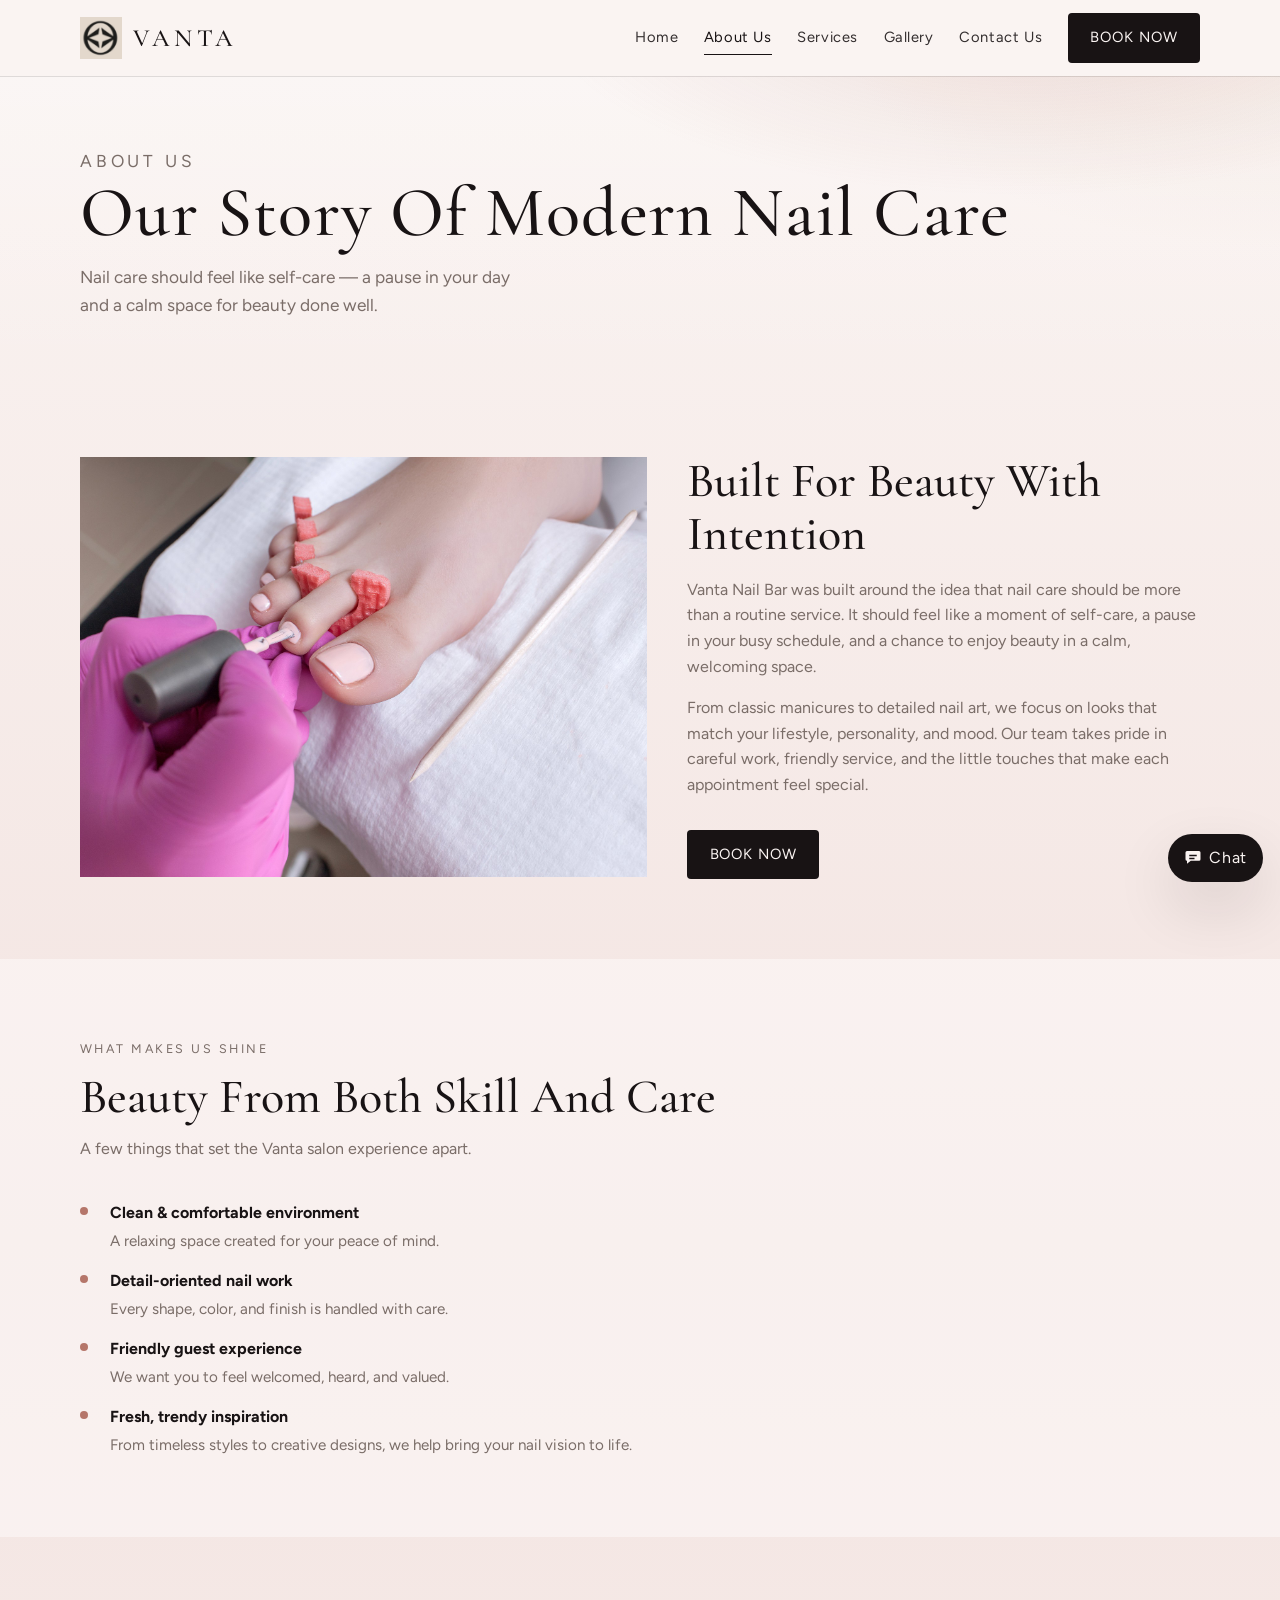
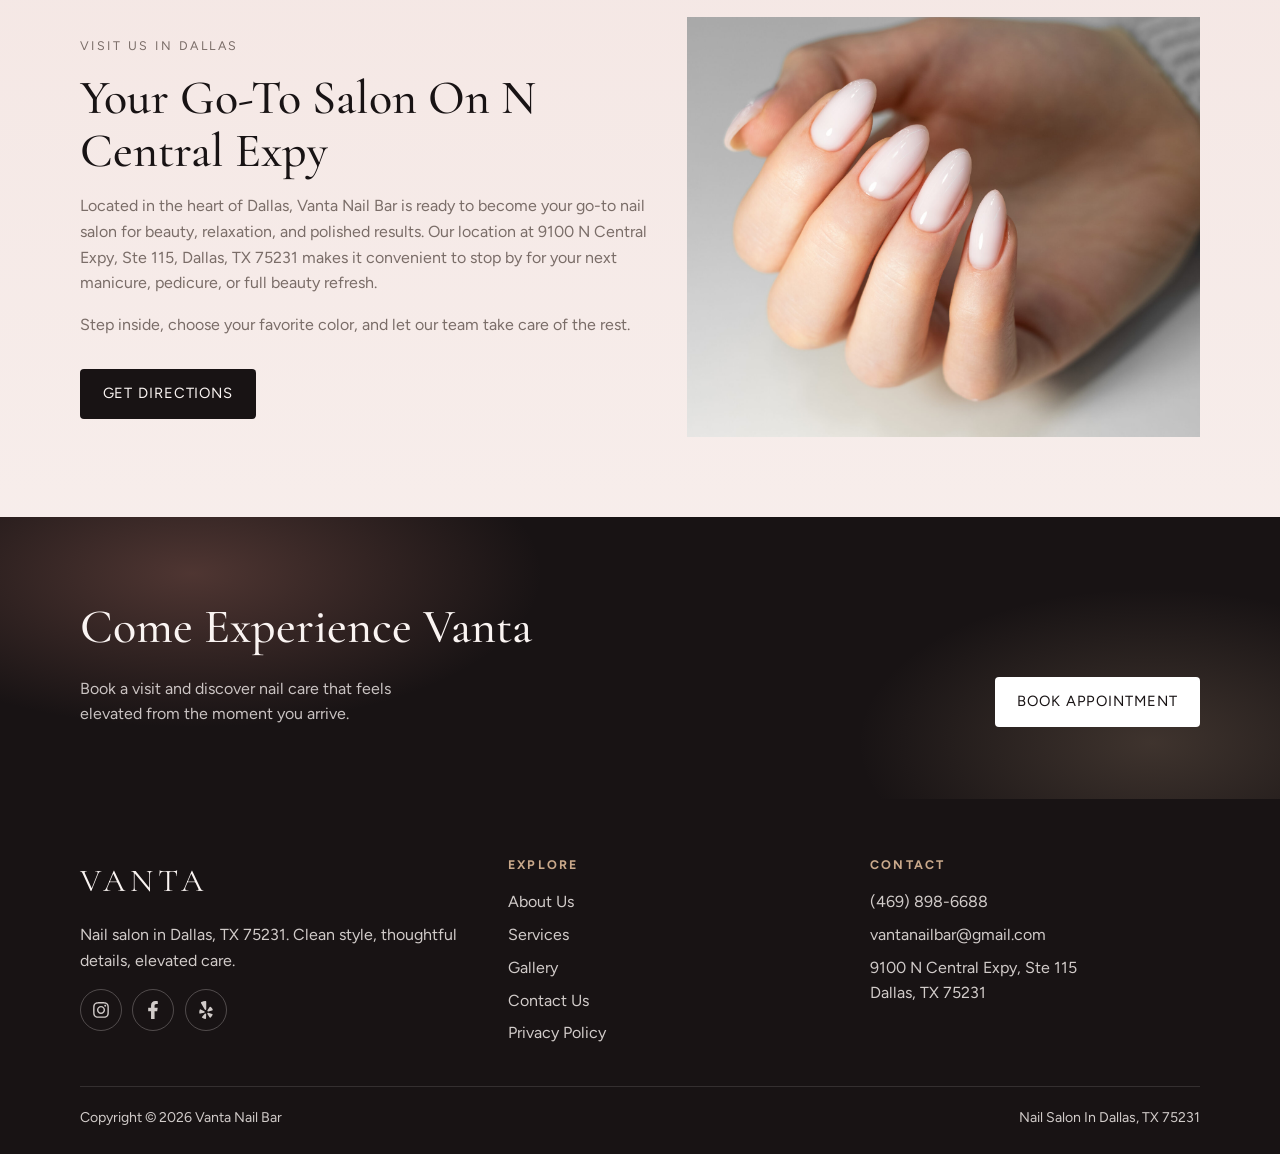
<file: about.html>
<!DOCTYPE html>
<html lang="en">
<head>
  <meta charset="UTF-8" />
  <meta name="viewport" content="width=device-width, initial-scale=1" />
  <title>About Us | Vanta Nail Bar Dallas</title>
  <meta name="description" content="Learn the story behind Vanta Nail Bar — a modern Dallas nail salon focused on clean style, careful work, and a calm guest experience." />
  <link rel="canonical" href="https://vantanailbar.com/about-us" />
  <link rel="icon" href="assets/img/cropped-VANTA_NAILBAR_favicon-192x192.png" />
  <link rel="preconnect" href="https://fonts.googleapis.com" />
  <link rel="preconnect" href="https://fonts.gstatic.com" crossorigin />
  <link href="https://fonts.googleapis.com/css2?family=Cormorant+Garamond:ital,wght@0,400;0,500;0,600;1,400&family=Figtree:wght@400;500;600;700&display=swap" rel="stylesheet" />
  <link rel="stylesheet" href="assets/css/styles.css" />
</head>
<body class="has-mobile-book">
  <header class="site-header is-solid">
    <div class="container header-inner">
      <a class="brand" href="index.html" aria-label="Vanta Nail Bar home">
        <img src="assets/img/cropped-VANTA_NAILBAR_favicon-192x192.png" alt="" width="42" height="42" />
        <span class="logo-text">Vanta</span>
      </a>
      <button class="menu-toggle" type="button" aria-label="Open menu" aria-expanded="false">
        <span></span><span></span><span></span>
      </button>
      <nav class="nav" aria-label="Primary">
        <a class="nav-link" href="index.html">Home</a>
        <a class="nav-link is-active" href="about.html">About Us</a>
        <a class="nav-link" href="services.html">Services</a>
        <a class="nav-link" href="gallery.html">Gallery</a>
        <a class="nav-link" href="contact.html">Contact Us</a>
        <a class="btn btn-book" href="https://lk.macmarketing.us/VantaNailBar-Booking" target="_blank" rel="noopener">Book Now</a>
      </nav>
    </div>
  </header>

  <main>
    <section class="page-hero">
      <div class="container">
        <p class="page-kicker">About Us</p>
        <h1>Our Story Of Modern Nail Care</h1>
        <p>Nail care should feel like self-care — a pause in your day and a calm space for beauty done well.</p>
      </div>
    </section>

    <section class="section">
      <div class="container split">
        <div class="split-media reveal">
          <img src="assets/img/1384.jpg" alt="Polished nail work at Vanta Nail Bar" width="1200" height="800" loading="lazy" />
        </div>
        <div class="split-copy reveal">
          <h2>Built For Beauty With Intention</h2>
          <p>Vanta Nail Bar was built around the idea that nail care should be more than a routine service. It should feel like a moment of self-care, a pause in your busy schedule, and a chance to enjoy beauty in a calm, welcoming space.</p>
          <p>From classic manicures to detailed nail art, we focus on looks that match your lifestyle, personality, and mood. Our team takes pride in careful work, friendly service, and the little touches that make each appointment feel special.</p>
          <a class="btn btn-primary mt-1" href="https://lk.macmarketing.us/VantaNailBar-Booking" target="_blank" rel="noopener">Book Now</a>
        </div>
      </div>
    </section>

    <section class="section section-alt">
      <div class="container">
        <div class="section-head reveal">
          <p class="kicker">What Makes Us Shine</p>
          <h2>Beauty From Both Skill And Care</h2>
          <p>A few things that set the Vanta salon experience apart.</p>
        </div>
        <ul class="feature-list reveal">
          <li>
            <div>
              <strong>Clean &amp; comfortable environment</strong>
              <span>A relaxing space created for your peace of mind.</span>
            </div>
          </li>
          <li>
            <div>
              <strong>Detail-oriented nail work</strong>
              <span>Every shape, color, and finish is handled with care.</span>
            </div>
          </li>
          <li>
            <div>
              <strong>Friendly guest experience</strong>
              <span>We want you to feel welcomed, heard, and valued.</span>
            </div>
          </li>
          <li>
            <div>
              <strong>Fresh, trendy inspiration</strong>
              <span>From timeless styles to creative designs, we help bring your nail vision to life.</span>
            </div>
          </li>
        </ul>
      </div>
    </section>

    <section class="section">
      <div class="container split">
        <div class="split-copy reveal">
          <p class="kicker">Visit Us In Dallas</p>
          <h2>Your Go-To Salon On N Central Expy</h2>
          <p>Located in the heart of Dallas, Vanta Nail Bar is ready to become your go-to nail salon for beauty, relaxation, and polished results. Our location at 9100 N Central Expy, Ste 115, Dallas, TX 75231 makes it convenient to stop by for your next manicure, pedicure, or full beauty refresh.</p>
          <p>Step inside, choose your favorite color, and let our team take care of the rest.</p>
          <a class="btn btn-primary mt-1" href="contact.html">Get directions</a>
        </div>
        <div class="split-media reveal">
          <img src="assets/img/image_8-2048x1365.jpeg" alt="Salon atmosphere" width="1200" height="800" loading="lazy" />
        </div>
      </div>
    </section>

    <section class="cta-band">
      <div class="container">
        <div>
          <h2>Come Experience Vanta</h2>
          <p>Book a visit and discover nail care that feels elevated from the moment you arrive.</p>
        </div>
        <a class="btn btn-light" href="https://lk.macmarketing.us/VantaNailBar-Booking" target="_blank" rel="noopener">Book Appointment</a>
      </div>
    </section>
  </main>

  <footer class="site-footer">
    <div class="container">
      <div class="footer-grid">
        <div>
          <p class="footer-brand">Vanta</p>
          <p>Nail salon in Dallas, TX 75231. Clean style, thoughtful details, elevated care.</p>
          <div class="socials">
            <a href="https://www.instagram.com/vantanailbar" target="_blank" rel="noopener noreferrer" aria-label="Instagram"><svg viewBox="0 0 448 512" aria-hidden="true" focusable="false"><path fill="currentColor" d="M224.1 141c-63.6 0-114.9 51.3-114.9 114.9s51.3 114.9 114.9 114.9S339 319.5 339 255.9 287.7 141 224.1 141zm0 189.6c-41.1 0-74.7-33.5-74.7-74.7s33.5-74.7 74.7-74.7 74.7 33.5 74.7 74.7-33.6 74.7-74.7 74.7zm146.4-194.3c0 14.9-12 26.8-26.8 26.8-14.9 0-26.8-12-26.8-26.8s12-26.8 26.8-26.8 26.8 12 26.8 26.8zm76.1 27.2c-1.7-35.9-9.9-67.7-36.2-93.9-26.2-26.2-58-34.4-93.9-36.2-37-2.1-147.9-2.1-184.9 0-35.8 1.7-67.6 9.9-93.9 36.1s-34.4 58-36.2 93.9c-2.1 37-2.1 147.9 0 184.9 1.7 35.9 9.9 67.7 36.2 93.9s58 34.4 93.9 36.2c37 2.1 147.9 2.1 184.9 0 35.9-1.7 67.7-9.9 93.9-36.2 26.2-26.2 34.4-58 36.2-93.9 2.1-37 2.1-147.8 0-184.8zM398.8 388c-7.8 19.6-22.9 34.7-42.6 42.6-29.5 11.7-99.5 9-132.1 9s-102.7 2.6-132.1-9c-19.6-7.8-34.7-22.9-42.6-42.6-11.7-29.5-9-99.5-9-132.1s-2.6-102.7 9-132.1c7.8-19.6 22.9-34.7 42.6-42.6 29.5-11.7 99.5-9 132.1-9s102.7-2.6 132.1 9c19.6 7.8 34.7 22.9 42.6 42.6 11.7 29.5 9 99.5 9 132.1s2.7 102.7-9 132.1z"/></svg></a>
            <a href="https://www.facebook.com/profile.php?id=61589233480053" target="_blank" rel="noopener noreferrer" aria-label="Facebook"><svg viewBox="0 0 320 512" aria-hidden="true" focusable="false"><path fill="currentColor" d="M279.14 288l14.22-92.66h-88.91v-60.13c0-25.35 12.42-50.06 52.24-50.06h40.42V6.26S260.43 0 225.36 0c-73.22 0-121.08 44.38-121.08 124.72v70.62H22.89V288h81.39v224h100.17V288z"/></svg></a>
            <a href="https://www.yelp.com/biz/vanta-nail-bar-dallas" target="_blank" rel="noopener noreferrer" aria-label="Yelp"><svg viewBox="0 0 384 512" aria-hidden="true" focusable="false"><path fill="currentColor" d="M42.9 240.32l99.62 48.61c19.2 9.4 16.2 37.51-4.5 42.71L30.5 358.45a22.79 22.79 0 0 1-28.21-19.6 197.16 197.16 0 0 1 9-85.32 22.8 22.8 0 0 1 31.61-13.21zm44 239.25a199.45 199.45 0 0 0 79.42 32.11A22.78 22.78 0 0 0 192.94 490l3.9-110.82c.7-21.3-25.5-31.91-39.81-16.1l-74.21 82.4a22.82 22.82 0 0 0 4.09 34.09zm145.34-109.92l58.81 94a22.93 22.93 0 0 0 34 5.5 198.36 198.36 0 0 0 52.71-67.61A23 23 0 0 0 364.17 370l-105.42-34.26c-20.31-6.5-37.81 15.8-26.51 33.91zm148.33-132.23a197.44 197.44 0 0 0-50.41-69.31 22.85 22.85 0 0 0-34 4.4l-62 91.92c-11.9 17.7 4.7 40.61 25.2 34.71L366 268.63a23 23 0 0 0 14.61-31.21zM62.11 30.18a22.86 22.86 0 0 0-9.9 32l104.12 180.44c11.7 20.2 42.61 11.9 42.61-11.4V22.88a22.67 22.67 0 0 0-24.5-22.8 320.37 320.37 0 0 0-112.33 30.1z"/></svg></a>
          </div>
        </div>
        <div>
          <h3>Explore</h3>
          <ul class="footer-links">
            <li><a href="about.html">About Us</a></li>
            <li><a href="services.html">Services</a></li>
            <li><a href="gallery.html">Gallery</a></li>
            <li><a href="contact.html">Contact Us</a></li>
            <li><a href="privacy.html">Privacy Policy</a></li>
          </ul>
        </div>
        <div>
          <h3>Contact</h3>
          <ul class="footer-links">
            <li><a href="tel:+14698986688">(469) 898-6688</a></li>
            <li><a href="mailto:vantanailbar@gmail.com">vantanailbar@gmail.com</a></li>
            <li><a href="https://maps.app.goo.gl/68ca6kn9Uj5E1oPu8" target="_blank" rel="noopener">9100 N Central Expy, Ste 115<br />Dallas, TX 75231</a></li>
          </ul>
        </div>
      </div>
      <div class="footer-bottom">
        <span>Copyright © <span data-year>2026</span> Vanta Nail Bar</span>
        <span>Nail Salon In Dallas, TX 75231</span>
      </div>
    </div>
  </footer>

  <a class="mobile-book btn btn-primary" href="https://lk.macmarketing.us/VantaNailBar-Booking" target="_blank" rel="noopener">Book Now</a>
  <script src="assets/js/main.js"></script>
  <script src="assets/js/chatbot.js"></script>
</body>
</html>
</file>
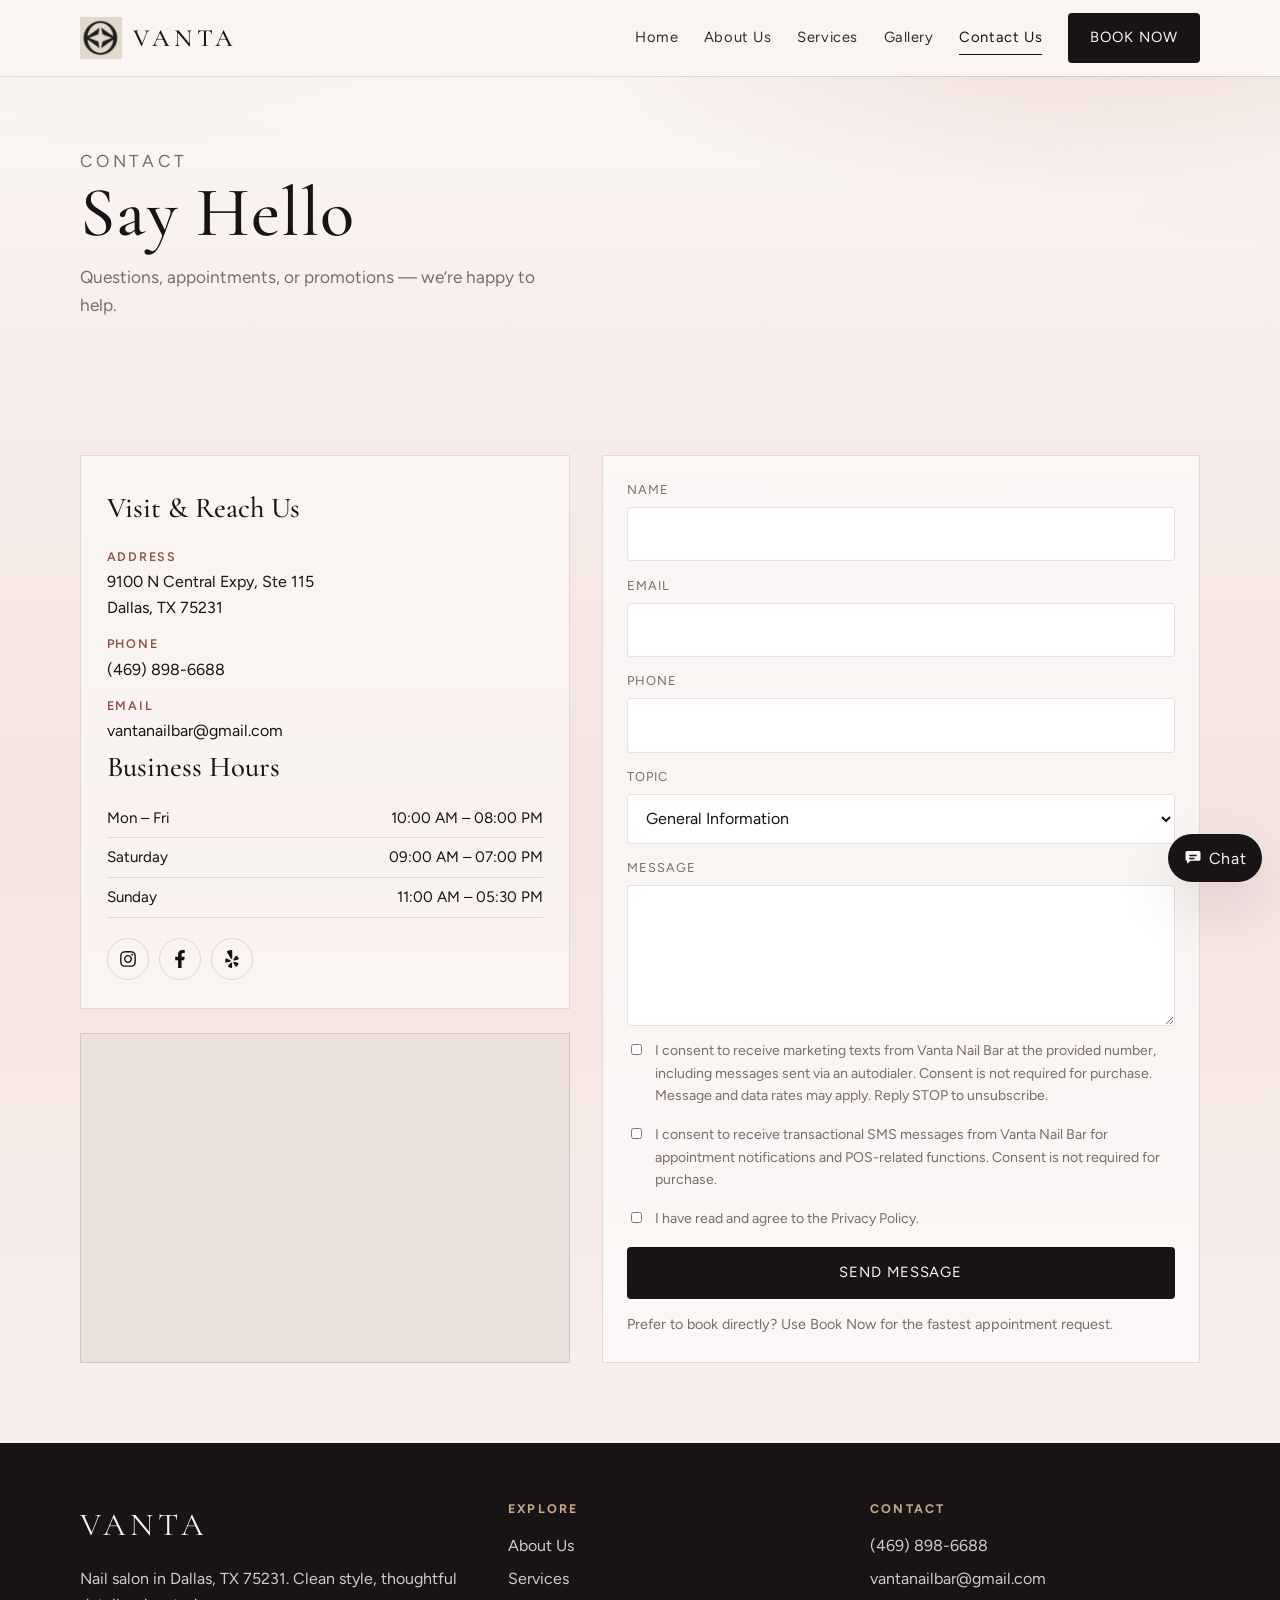
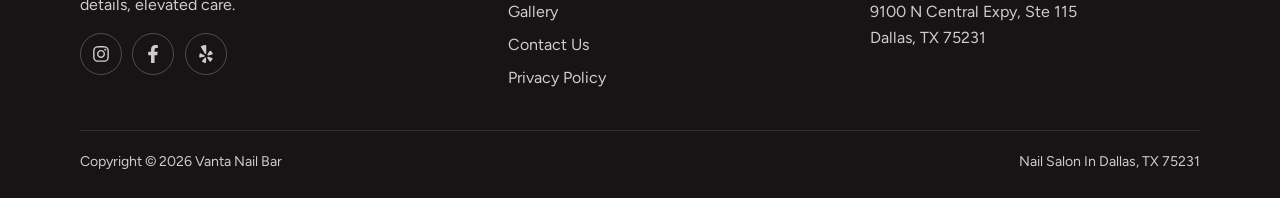
<file: contact.html>
<!DOCTYPE html>
<html lang="en">
<head>
  <meta charset="UTF-8" />
  <meta name="viewport" content="width=device-width, initial-scale=1" />
  <title>Contact Us | Vanta Nail Bar Dallas</title>
  <meta name="description" content="Contact Vanta Nail Bar in Dallas, TX. Call (469) 898-6688, email vantanailbar@gmail.com, or visit 9100 N Central Expy, Ste 115." />
  <link rel="canonical" href="https://vantanailbar.com/contact-us" />
  <link rel="icon" href="assets/img/cropped-VANTA_NAILBAR_favicon-192x192.png" />
  <link rel="preconnect" href="https://fonts.googleapis.com" />
  <link rel="preconnect" href="https://fonts.gstatic.com" crossorigin />
  <link href="https://fonts.googleapis.com/css2?family=Cormorant+Garamond:ital,wght@0,400;0,500;0,600;1,400&family=Figtree:wght@400;500;600;700&display=swap" rel="stylesheet" />
  <link rel="stylesheet" href="assets/css/styles.css" />
</head>
<body class="has-mobile-book">
  <header class="site-header is-solid">
    <div class="container header-inner">
      <a class="brand" href="index.html" aria-label="Vanta Nail Bar home">
        <img src="assets/img/cropped-VANTA_NAILBAR_favicon-192x192.png" alt="" width="42" height="42" />
        <span class="logo-text">Vanta</span>
      </a>
      <button class="menu-toggle" type="button" aria-label="Open menu" aria-expanded="false">
        <span></span><span></span><span></span>
      </button>
      <nav class="nav" aria-label="Primary">
        <a class="nav-link" href="index.html">Home</a>
        <a class="nav-link" href="about.html">About Us</a>
        <a class="nav-link" href="services.html">Services</a>
        <a class="nav-link" href="gallery.html">Gallery</a>
        <a class="nav-link is-active" href="contact.html">Contact Us</a>
        <a class="btn btn-book" href="https://lk.macmarketing.us/VantaNailBar-Booking" target="_blank" rel="noopener">Book Now</a>
      </nav>
    </div>
  </header>

  <main>
    <section class="page-hero">
      <div class="container">
        <p class="page-kicker">Contact</p>
        <h1>Say Hello</h1>
        <p>Questions, appointments, or promotions — we’re happy to help.</p>
      </div>
    </section>

    <section class="section">
      <div class="container contact-layout">
        <div class="reveal">
          <div class="visit-panel">
            <h3>Visit &amp; Reach Us</h3>
            <ul class="meta-list">
              <li>
                <strong>Address</strong>
                <a href="https://maps.app.goo.gl/68ca6kn9Uj5E1oPu8" target="_blank" rel="noopener">9100 N Central Expy, Ste 115<br />Dallas, TX 75231</a>
              </li>
              <li>
                <strong>Phone</strong>
                <a href="tel:+14698986688">(469) 898-6688</a>
              </li>
              <li>
                <strong>Email</strong>
                <a href="mailto:vantanailbar@gmail.com">vantanailbar@gmail.com</a>
              </li>
            </ul>
            <h3 class="mt-2">Business Hours</h3>
            <div class="hours-table">
              <div><span>Mon – Fri</span><span>10:00 AM – 08:00 PM</span></div>
              <div><span>Saturday</span><span>09:00 AM – 07:00 PM</span></div>
              <div><span>Sunday</span><span>11:00 AM – 05:30 PM</span></div>
            </div>
            <div class="socials socials-ink" style="margin-top:1.25rem;">
              <a href="https://www.instagram.com/vantanailbar" target="_blank" rel="noopener noreferrer" aria-label="Instagram"><svg viewBox="0 0 448 512" aria-hidden="true" focusable="false"><path fill="currentColor" d="M224.1 141c-63.6 0-114.9 51.3-114.9 114.9s51.3 114.9 114.9 114.9S339 319.5 339 255.9 287.7 141 224.1 141zm0 189.6c-41.1 0-74.7-33.5-74.7-74.7s33.5-74.7 74.7-74.7 74.7 33.5 74.7 74.7-33.6 74.7-74.7 74.7zm146.4-194.3c0 14.9-12 26.8-26.8 26.8-14.9 0-26.8-12-26.8-26.8s12-26.8 26.8-26.8 26.8 12 26.8 26.8zm76.1 27.2c-1.7-35.9-9.9-67.7-36.2-93.9-26.2-26.2-58-34.4-93.9-36.2-37-2.1-147.9-2.1-184.9 0-35.8 1.7-67.6 9.9-93.9 36.1s-34.4 58-36.2 93.9c-2.1 37-2.1 147.9 0 184.9 1.7 35.9 9.9 67.7 36.2 93.9s58 34.4 93.9 36.2c37 2.1 147.9 2.1 184.9 0 35.9-1.7 67.7-9.9 93.9-36.2 26.2-26.2 34.4-58 36.2-93.9 2.1-37 2.1-147.8 0-184.8zM398.8 388c-7.8 19.6-22.9 34.7-42.6 42.6-29.5 11.7-99.5 9-132.1 9s-102.7 2.6-132.1-9c-19.6-7.8-34.7-22.9-42.6-42.6-11.7-29.5-9-99.5-9-132.1s-2.6-102.7 9-132.1c7.8-19.6 22.9-34.7 42.6-42.6 29.5-11.7 99.5-9 132.1-9s102.7-2.6 132.1 9c19.6 7.8 34.7 22.9 42.6 42.6 11.7 29.5 9 99.5 9 132.1s2.7 102.7-9 132.1z"/></svg></a>
            <a href="https://www.facebook.com/profile.php?id=61589233480053" target="_blank" rel="noopener noreferrer" aria-label="Facebook"><svg viewBox="0 0 320 512" aria-hidden="true" focusable="false"><path fill="currentColor" d="M279.14 288l14.22-92.66h-88.91v-60.13c0-25.35 12.42-50.06 52.24-50.06h40.42V6.26S260.43 0 225.36 0c-73.22 0-121.08 44.38-121.08 124.72v70.62H22.89V288h81.39v224h100.17V288z"/></svg></a>
            <a href="https://www.yelp.com/biz/vanta-nail-bar-dallas" target="_blank" rel="noopener noreferrer" aria-label="Yelp"><svg viewBox="0 0 384 512" aria-hidden="true" focusable="false"><path fill="currentColor" d="M42.9 240.32l99.62 48.61c19.2 9.4 16.2 37.51-4.5 42.71L30.5 358.45a22.79 22.79 0 0 1-28.21-19.6 197.16 197.16 0 0 1 9-85.32 22.8 22.8 0 0 1 31.61-13.21zm44 239.25a199.45 199.45 0 0 0 79.42 32.11A22.78 22.78 0 0 0 192.94 490l3.9-110.82c.7-21.3-25.5-31.91-39.81-16.1l-74.21 82.4a22.82 22.82 0 0 0 4.09 34.09zm145.34-109.92l58.81 94a22.93 22.93 0 0 0 34 5.5 198.36 198.36 0 0 0 52.71-67.61A23 23 0 0 0 364.17 370l-105.42-34.26c-20.31-6.5-37.81 15.8-26.51 33.91zm148.33-132.23a197.44 197.44 0 0 0-50.41-69.31 22.85 22.85 0 0 0-34 4.4l-62 91.92c-11.9 17.7 4.7 40.61 25.2 34.71L366 268.63a23 23 0 0 0 14.61-31.21zM62.11 30.18a22.86 22.86 0 0 0-9.9 32l104.12 180.44c11.7 20.2 42.61 11.9 42.61-11.4V22.88a22.67 22.67 0 0 0-24.5-22.8 320.37 320.37 0 0 0-112.33 30.1z"/></svg></a>
            </div>
          </div>
          <div class="map-embed mt-2">
            <iframe
              title="Vanta Nail Bar on Google Maps"
              loading="lazy"
              referrerpolicy="no-referrer-when-downgrade"
              src="https://maps.google.com/maps?q=9100%20N%20Central%20Expy%20Ste%20115%20Dallas%20TX%2075231&z=15&output=embed">
            </iframe>
          </div>
        </div>

        <form class="contact-form reveal" data-contact-form>
          <div class="form-row">
            <label for="name">Name</label>
            <input id="name" name="name" type="text" autocomplete="name" required />
          </div>
          <div class="form-row">
            <label for="email">Email</label>
            <input id="email" name="email" type="email" autocomplete="email" required />
          </div>
          <div class="form-row">
            <label for="phone">Phone</label>
            <input id="phone" name="phone" type="tel" autocomplete="tel" />
          </div>
          <div class="form-row">
            <label for="topic">Topic</label>
            <select id="topic" name="topic">
              <option>General Information</option>
              <option>Say Hi</option>
              <option>Get promotion</option>
              <option>Other</option>
            </select>
          </div>
          <div class="form-row">
            <label for="message">Message</label>
            <textarea id="message" name="message" required></textarea>
          </div>
          <label class="form-check">
            <input type="checkbox" name="marketing" />
            <span>I consent to receive marketing texts from Vanta Nail Bar at the provided number, including messages sent via an autodialer. Consent is not required for purchase. Message and data rates may apply. Reply STOP to unsubscribe.</span>
          </label>
          <label class="form-check">
            <input type="checkbox" name="transactional" />
            <span>I consent to receive transactional SMS messages from Vanta Nail Bar for appointment notifications and POS-related functions. Consent is not required for purchase.</span>
          </label>
          <label class="form-check">
            <input type="checkbox" name="privacy" />
            <span>I have read and agree to the <a href="privacy.html">Privacy Policy</a>.</span>
          </label>
          <button class="btn btn-primary" type="submit">Send message</button>
          <p class="form-note">Prefer to book directly? Use Book Now for the fastest appointment request.</p>
        </form>
      </div>
    </section>
  </main>

  <footer class="site-footer">
    <div class="container">
      <div class="footer-grid">
        <div>
          <p class="footer-brand">Vanta</p>
          <p>Nail salon in Dallas, TX 75231. Clean style, thoughtful details, elevated care.</p>
          <div class="socials">
            <a href="https://www.instagram.com/vantanailbar" target="_blank" rel="noopener noreferrer" aria-label="Instagram"><svg viewBox="0 0 448 512" aria-hidden="true" focusable="false"><path fill="currentColor" d="M224.1 141c-63.6 0-114.9 51.3-114.9 114.9s51.3 114.9 114.9 114.9S339 319.5 339 255.9 287.7 141 224.1 141zm0 189.6c-41.1 0-74.7-33.5-74.7-74.7s33.5-74.7 74.7-74.7 74.7 33.5 74.7 74.7-33.6 74.7-74.7 74.7zm146.4-194.3c0 14.9-12 26.8-26.8 26.8-14.9 0-26.8-12-26.8-26.8s12-26.8 26.8-26.8 26.8 12 26.8 26.8zm76.1 27.2c-1.7-35.9-9.9-67.7-36.2-93.9-26.2-26.2-58-34.4-93.9-36.2-37-2.1-147.9-2.1-184.9 0-35.8 1.7-67.6 9.9-93.9 36.1s-34.4 58-36.2 93.9c-2.1 37-2.1 147.9 0 184.9 1.7 35.9 9.9 67.7 36.2 93.9s58 34.4 93.9 36.2c37 2.1 147.9 2.1 184.9 0 35.9-1.7 67.7-9.9 93.9-36.2 26.2-26.2 34.4-58 36.2-93.9 2.1-37 2.1-147.8 0-184.8zM398.8 388c-7.8 19.6-22.9 34.7-42.6 42.6-29.5 11.7-99.5 9-132.1 9s-102.7 2.6-132.1-9c-19.6-7.8-34.7-22.9-42.6-42.6-11.7-29.5-9-99.5-9-132.1s-2.6-102.7 9-132.1c7.8-19.6 22.9-34.7 42.6-42.6 29.5-11.7 99.5-9 132.1-9s102.7-2.6 132.1 9c19.6 7.8 34.7 22.9 42.6 42.6 11.7 29.5 9 99.5 9 132.1s2.7 102.7-9 132.1z"/></svg></a>
            <a href="https://www.facebook.com/profile.php?id=61589233480053" target="_blank" rel="noopener noreferrer" aria-label="Facebook"><svg viewBox="0 0 320 512" aria-hidden="true" focusable="false"><path fill="currentColor" d="M279.14 288l14.22-92.66h-88.91v-60.13c0-25.35 12.42-50.06 52.24-50.06h40.42V6.26S260.43 0 225.36 0c-73.22 0-121.08 44.38-121.08 124.72v70.62H22.89V288h81.39v224h100.17V288z"/></svg></a>
            <a href="https://www.yelp.com/biz/vanta-nail-bar-dallas" target="_blank" rel="noopener noreferrer" aria-label="Yelp"><svg viewBox="0 0 384 512" aria-hidden="true" focusable="false"><path fill="currentColor" d="M42.9 240.32l99.62 48.61c19.2 9.4 16.2 37.51-4.5 42.71L30.5 358.45a22.79 22.79 0 0 1-28.21-19.6 197.16 197.16 0 0 1 9-85.32 22.8 22.8 0 0 1 31.61-13.21zm44 239.25a199.45 199.45 0 0 0 79.42 32.11A22.78 22.78 0 0 0 192.94 490l3.9-110.82c.7-21.3-25.5-31.91-39.81-16.1l-74.21 82.4a22.82 22.82 0 0 0 4.09 34.09zm145.34-109.92l58.81 94a22.93 22.93 0 0 0 34 5.5 198.36 198.36 0 0 0 52.71-67.61A23 23 0 0 0 364.17 370l-105.42-34.26c-20.31-6.5-37.81 15.8-26.51 33.91zm148.33-132.23a197.44 197.44 0 0 0-50.41-69.31 22.85 22.85 0 0 0-34 4.4l-62 91.92c-11.9 17.7 4.7 40.61 25.2 34.71L366 268.63a23 23 0 0 0 14.61-31.21zM62.11 30.18a22.86 22.86 0 0 0-9.9 32l104.12 180.44c11.7 20.2 42.61 11.9 42.61-11.4V22.88a22.67 22.67 0 0 0-24.5-22.8 320.37 320.37 0 0 0-112.33 30.1z"/></svg></a>
          </div>
        </div>
        <div>
          <h3>Explore</h3>
          <ul class="footer-links">
            <li><a href="about.html">About Us</a></li>
            <li><a href="services.html">Services</a></li>
            <li><a href="gallery.html">Gallery</a></li>
            <li><a href="contact.html">Contact Us</a></li>
            <li><a href="privacy.html">Privacy Policy</a></li>
          </ul>
        </div>
        <div>
          <h3>Contact</h3>
          <ul class="footer-links">
            <li><a href="tel:+14698986688">(469) 898-6688</a></li>
            <li><a href="mailto:vantanailbar@gmail.com">vantanailbar@gmail.com</a></li>
            <li><a href="https://maps.app.goo.gl/68ca6kn9Uj5E1oPu8" target="_blank" rel="noopener">9100 N Central Expy, Ste 115<br />Dallas, TX 75231</a></li>
          </ul>
        </div>
      </div>
      <div class="footer-bottom">
        <span>Copyright © <span data-year>2026</span> Vanta Nail Bar</span>
        <span>Nail Salon In Dallas, TX 75231</span>
      </div>
    </div>
  </footer>

  <a class="mobile-book btn btn-primary" href="https://lk.macmarketing.us/VantaNailBar-Booking" target="_blank" rel="noopener">Book Now</a>
  <script src="assets/js/main.js"></script>
  <script src="assets/js/chatbot.js"></script>
</body>
</html>
</file>
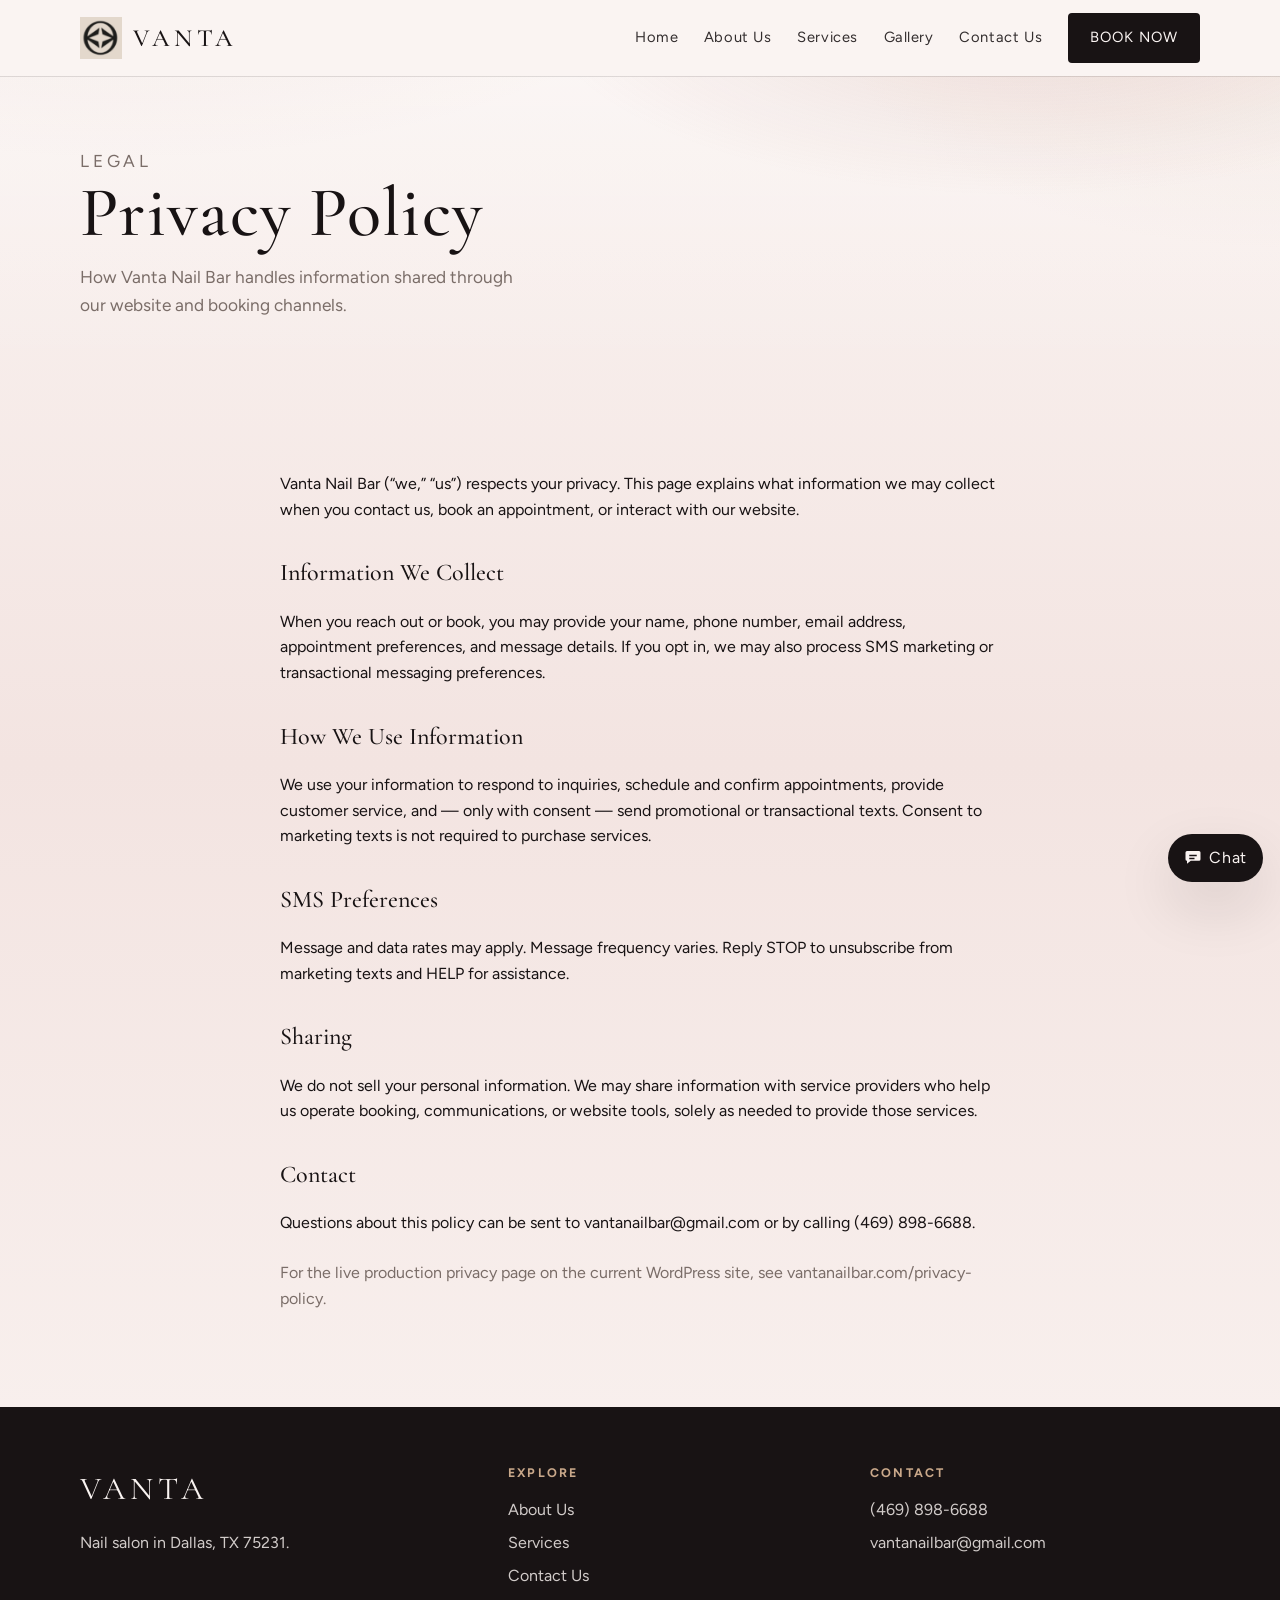
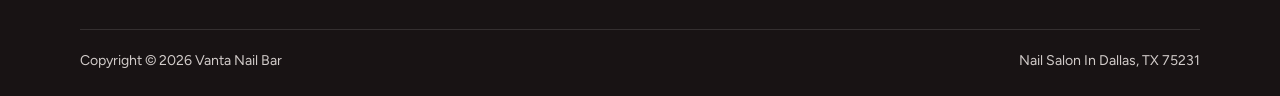
<file: privacy.html>
<!DOCTYPE html>
<html lang="en">
<head>
  <meta charset="UTF-8" />
  <meta name="viewport" content="width=device-width, initial-scale=1" />
  <title>Privacy Policy | Vanta Nail Bar</title>
  <meta name="description" content="Privacy Policy for Vanta Nail Bar, Dallas, TX." />
  <link rel="canonical" href="https://vantanailbar.com/privacy-policy" />
  <link rel="icon" href="assets/img/cropped-VANTA_NAILBAR_favicon-192x192.png" />
  <link rel="preconnect" href="https://fonts.googleapis.com" />
  <link rel="preconnect" href="https://fonts.gstatic.com" crossorigin />
  <link href="https://fonts.googleapis.com/css2?family=Cormorant+Garamond:ital,wght@0,400;0,500;0,600;1,400&family=Figtree:wght@400;500;600;700&display=swap" rel="stylesheet" />
  <link rel="stylesheet" href="assets/css/styles.css" />
</head>
<body>
  <header class="site-header is-solid">
    <div class="container header-inner">
      <a class="brand" href="index.html" aria-label="Vanta Nail Bar home">
        <img src="assets/img/cropped-VANTA_NAILBAR_favicon-192x192.png" alt="" width="42" height="42" />
        <span class="logo-text">Vanta</span>
      </a>
      <button class="menu-toggle" type="button" aria-label="Open menu" aria-expanded="false">
        <span></span><span></span><span></span>
      </button>
      <nav class="nav" aria-label="Primary">
        <a class="nav-link" href="index.html">Home</a>
        <a class="nav-link" href="about.html">About Us</a>
        <a class="nav-link" href="services.html">Services</a>
        <a class="nav-link" href="gallery.html">Gallery</a>
        <a class="nav-link" href="contact.html">Contact Us</a>
        <a class="btn btn-book" href="https://lk.macmarketing.us/VantaNailBar-Booking" target="_blank" rel="noopener">Book Now</a>
      </nav>
    </div>
  </header>

  <main>
    <section class="page-hero">
      <div class="container">
        <p class="page-kicker">Legal</p>
        <h1>Privacy Policy</h1>
        <p>How Vanta Nail Bar handles information shared through our website and booking channels.</p>
      </div>
    </section>

    <section class="section">
      <div class="container" style="max-width:720px;">
        <div class="reveal">
          <p>Vanta Nail Bar (“we,” “us”) respects your privacy. This page explains what information we may collect when you contact us, book an appointment, or interact with our website.</p>
          <h2 style="font-family:var(--font-display);font-weight:500;margin:2rem 0 0.75rem;">Information We Collect</h2>
          <p>When you reach out or book, you may provide your name, phone number, email address, appointment preferences, and message details. If you opt in, we may also process SMS marketing or transactional messaging preferences.</p>
          <h2 style="font-family:var(--font-display);font-weight:500;margin:2rem 0 0.75rem;">How We Use Information</h2>
          <p>We use your information to respond to inquiries, schedule and confirm appointments, provide customer service, and — only with consent — send promotional or transactional texts. Consent to marketing texts is not required to purchase services.</p>
          <h2 style="font-family:var(--font-display);font-weight:500;margin:2rem 0 0.75rem;">SMS Preferences</h2>
          <p>Message and data rates may apply. Message frequency varies. Reply STOP to unsubscribe from marketing texts and HELP for assistance.</p>
          <h2 style="font-family:var(--font-display);font-weight:500;margin:2rem 0 0.75rem;">Sharing</h2>
          <p>We do not sell your personal information. We may share information with service providers who help us operate booking, communications, or website tools, solely as needed to provide those services.</p>
          <h2 style="font-family:var(--font-display);font-weight:500;margin:2rem 0 0.75rem;">Contact</h2>
          <p>Questions about this policy can be sent to <a href="mailto:vantanailbar@gmail.com">vantanailbar@gmail.com</a> or by calling <a href="tel:+14698986688">(469) 898-6688</a>.</p>
          <p class="mt-2" style="color:var(--stone);">For the live production privacy page on the current WordPress site, see <a href="https://vantanailbar.com/privacy-policy" target="_blank" rel="noopener">vantanailbar.com/privacy-policy</a>.</p>
        </div>
      </div>
    </section>
  </main>

  <footer class="site-footer">
    <div class="container">
      <div class="footer-grid">
        <div>
          <p class="footer-brand">Vanta</p>
          <p>Nail salon in Dallas, TX 75231.</p>
        </div>
        <div>
          <h3>Explore</h3>
          <ul class="footer-links">
            <li><a href="about.html">About Us</a></li>
            <li><a href="services.html">Services</a></li>
            <li><a href="contact.html">Contact Us</a></li>
          </ul>
        </div>
        <div>
          <h3>Contact</h3>
          <ul class="footer-links">
            <li><a href="tel:+14698986688">(469) 898-6688</a></li>
            <li><a href="mailto:vantanailbar@gmail.com">vantanailbar@gmail.com</a></li>
          </ul>
        </div>
      </div>
      <div class="footer-bottom">
        <span>Copyright © <span data-year>2026</span> Vanta Nail Bar</span>
        <span>Nail Salon In Dallas, TX 75231</span>
      </div>
    </div>
  </footer>
  <script src="assets/js/main.js"></script>
  <script src="assets/js/chatbot.js"></script>
</body>
</html>
</file>
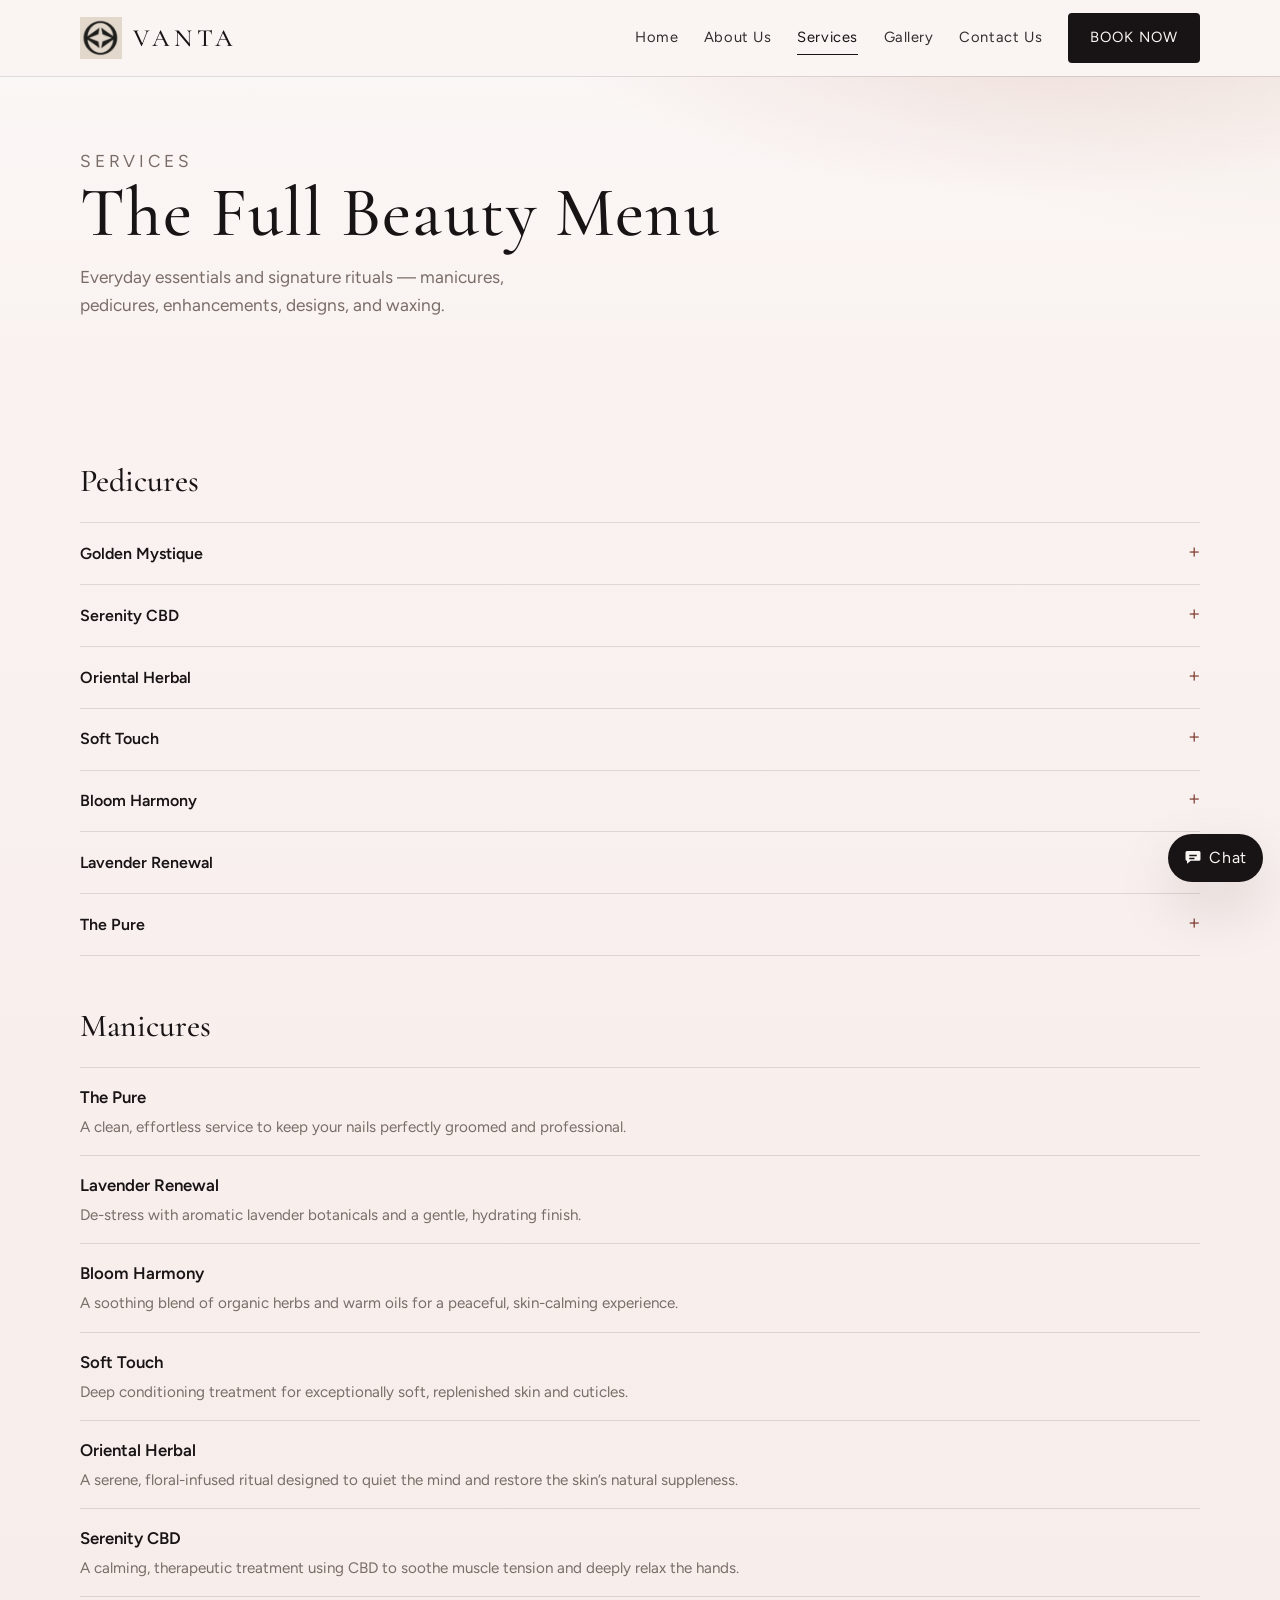
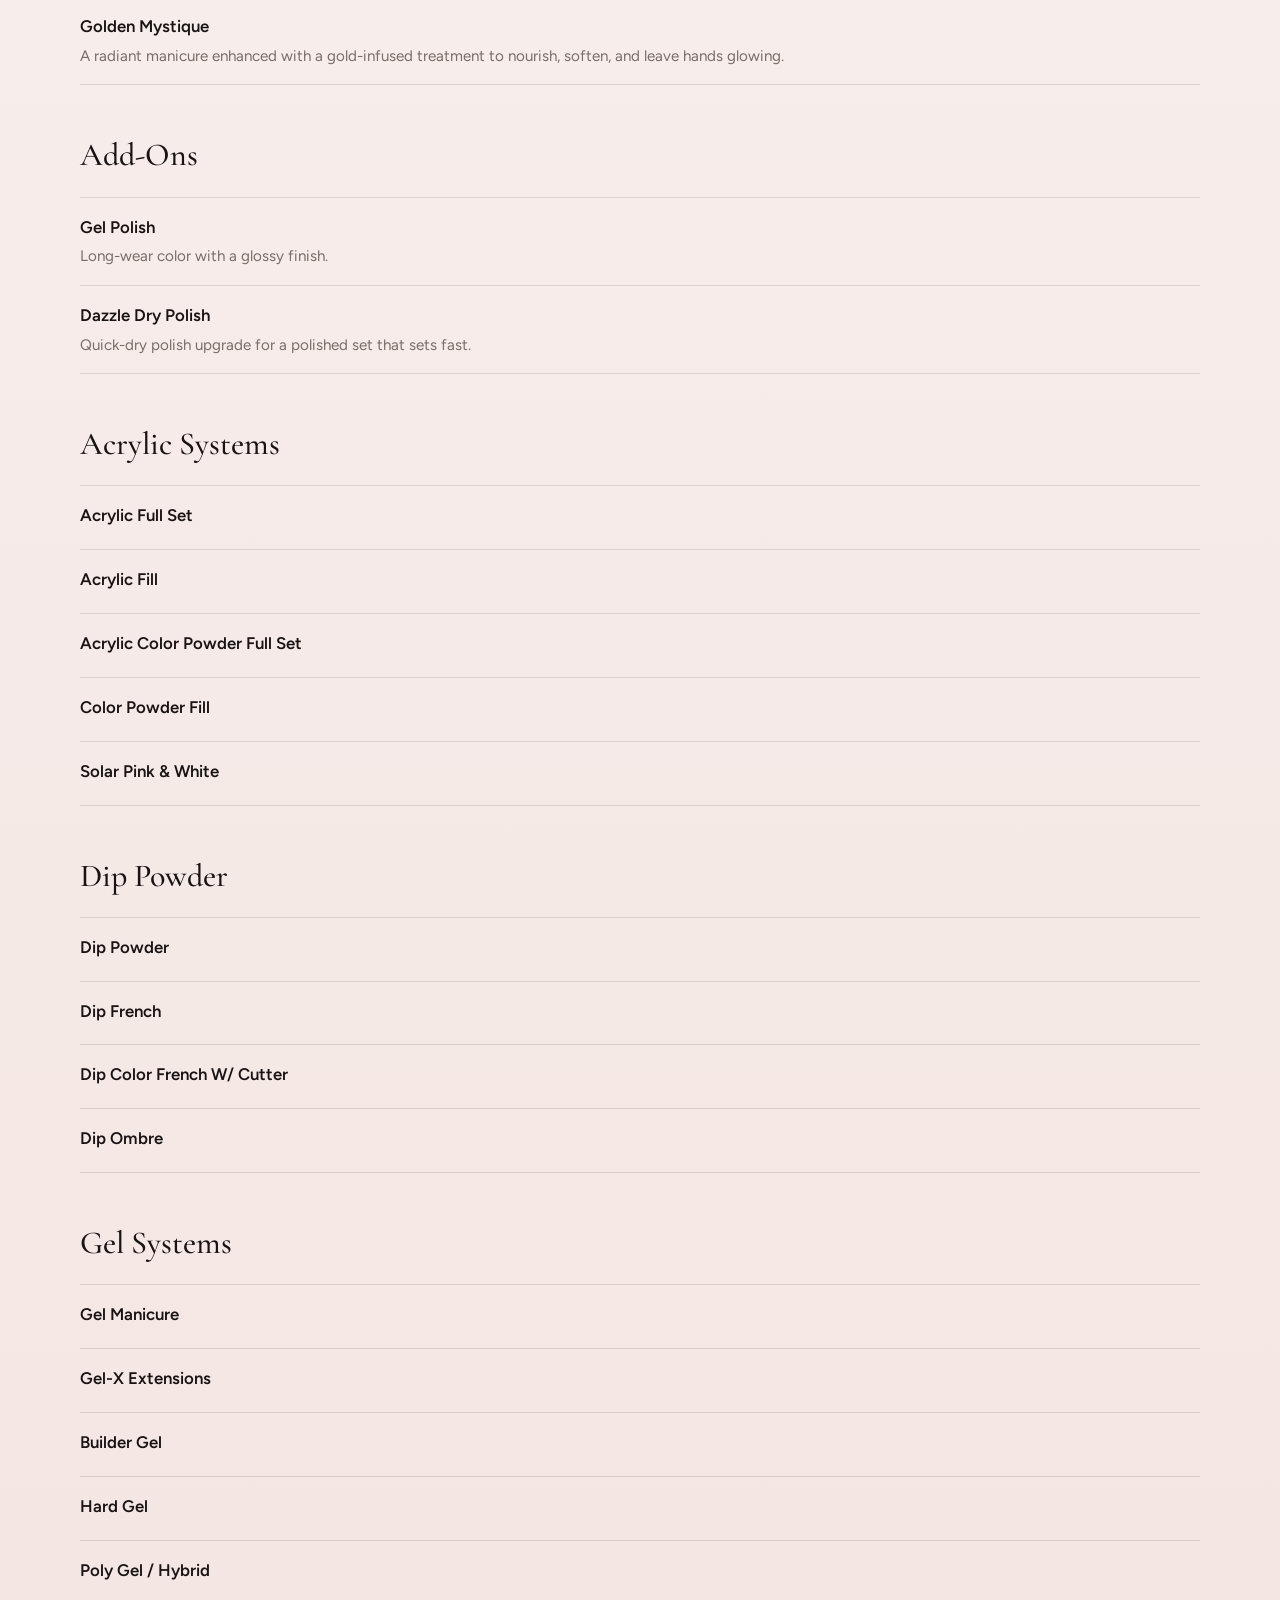
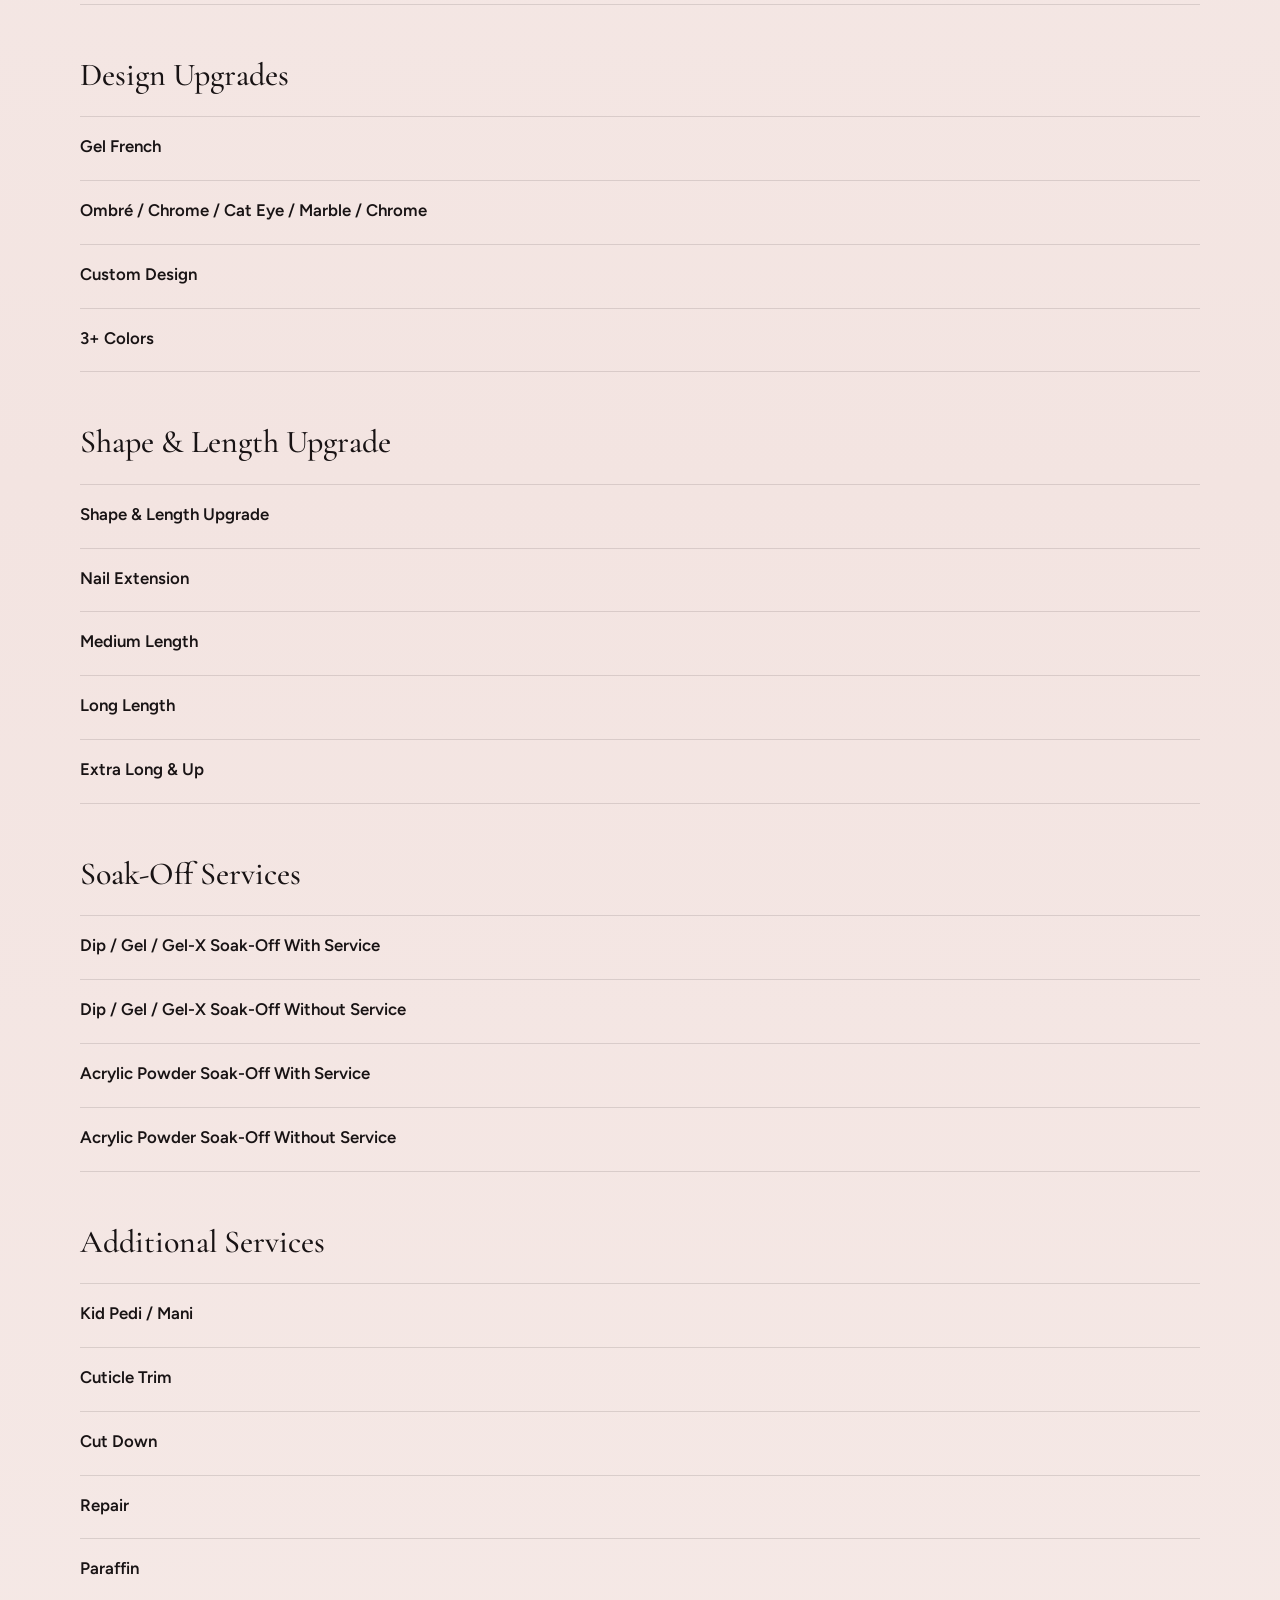
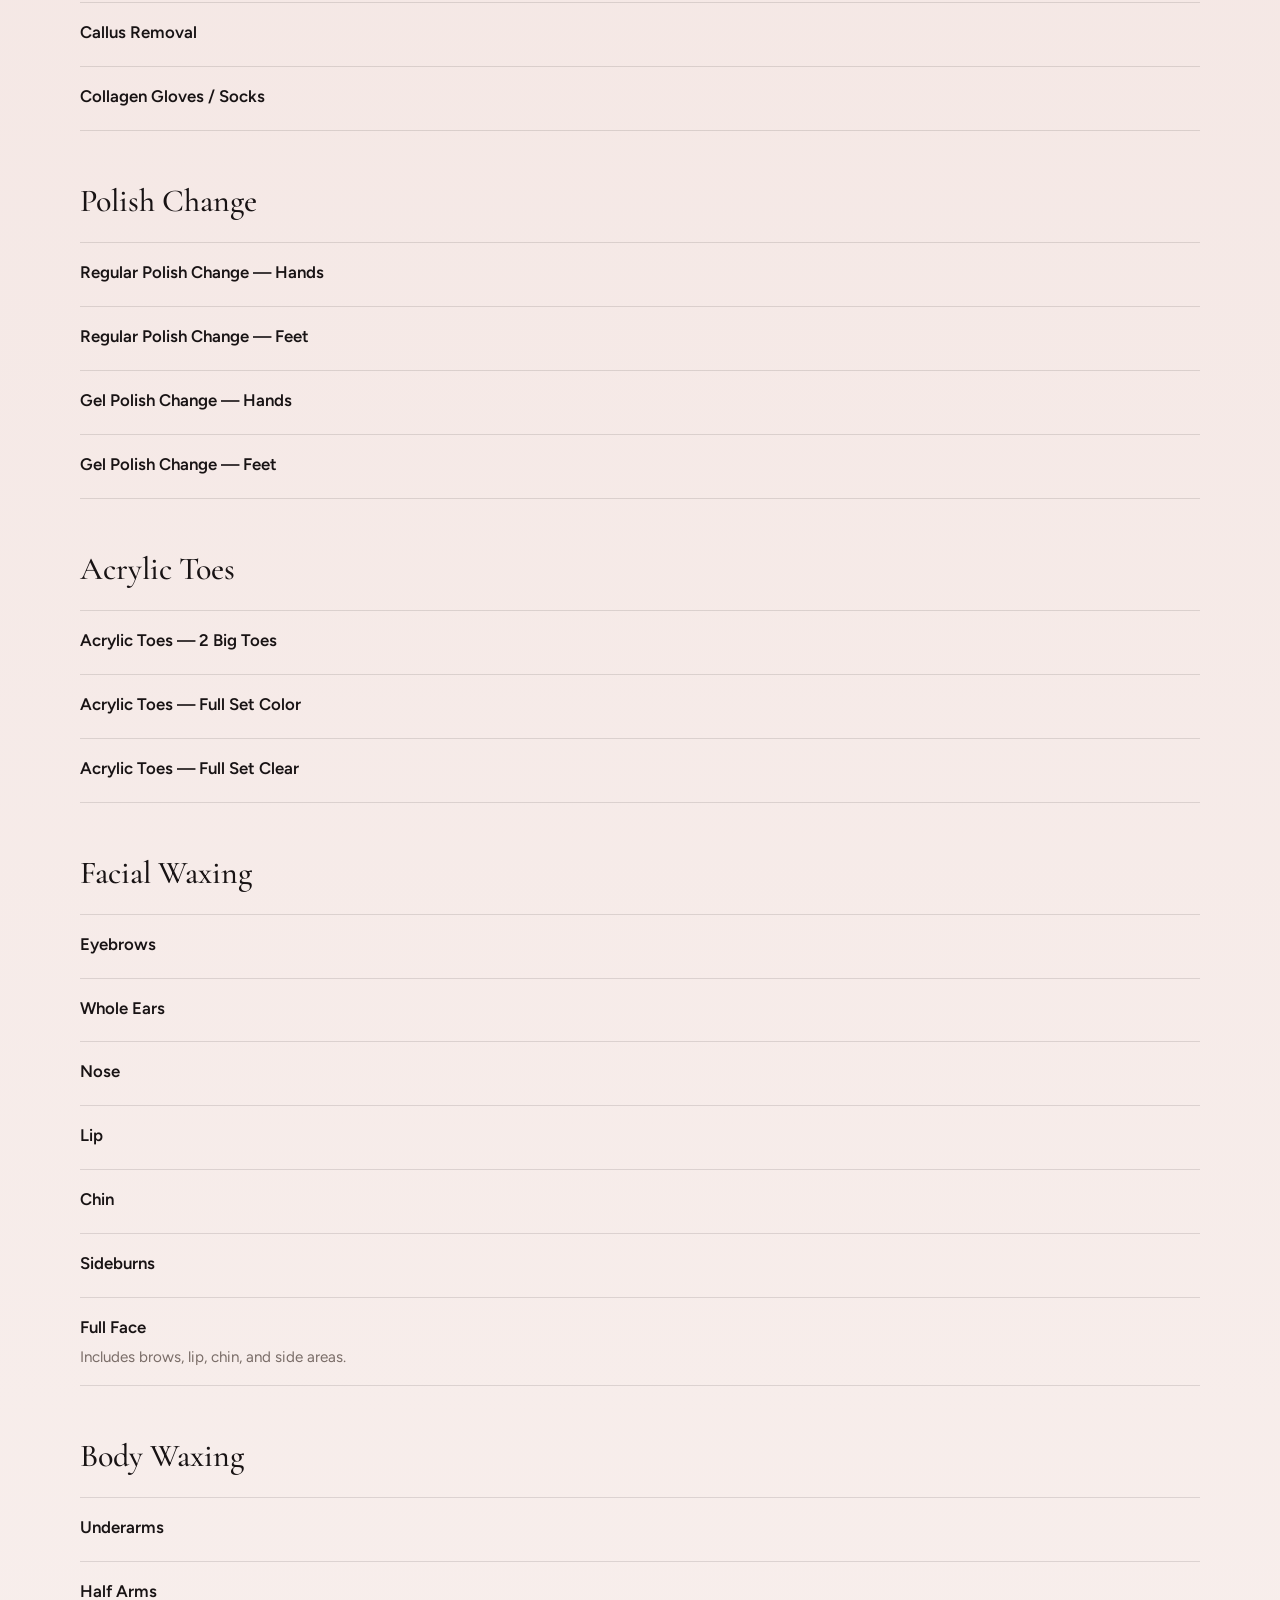
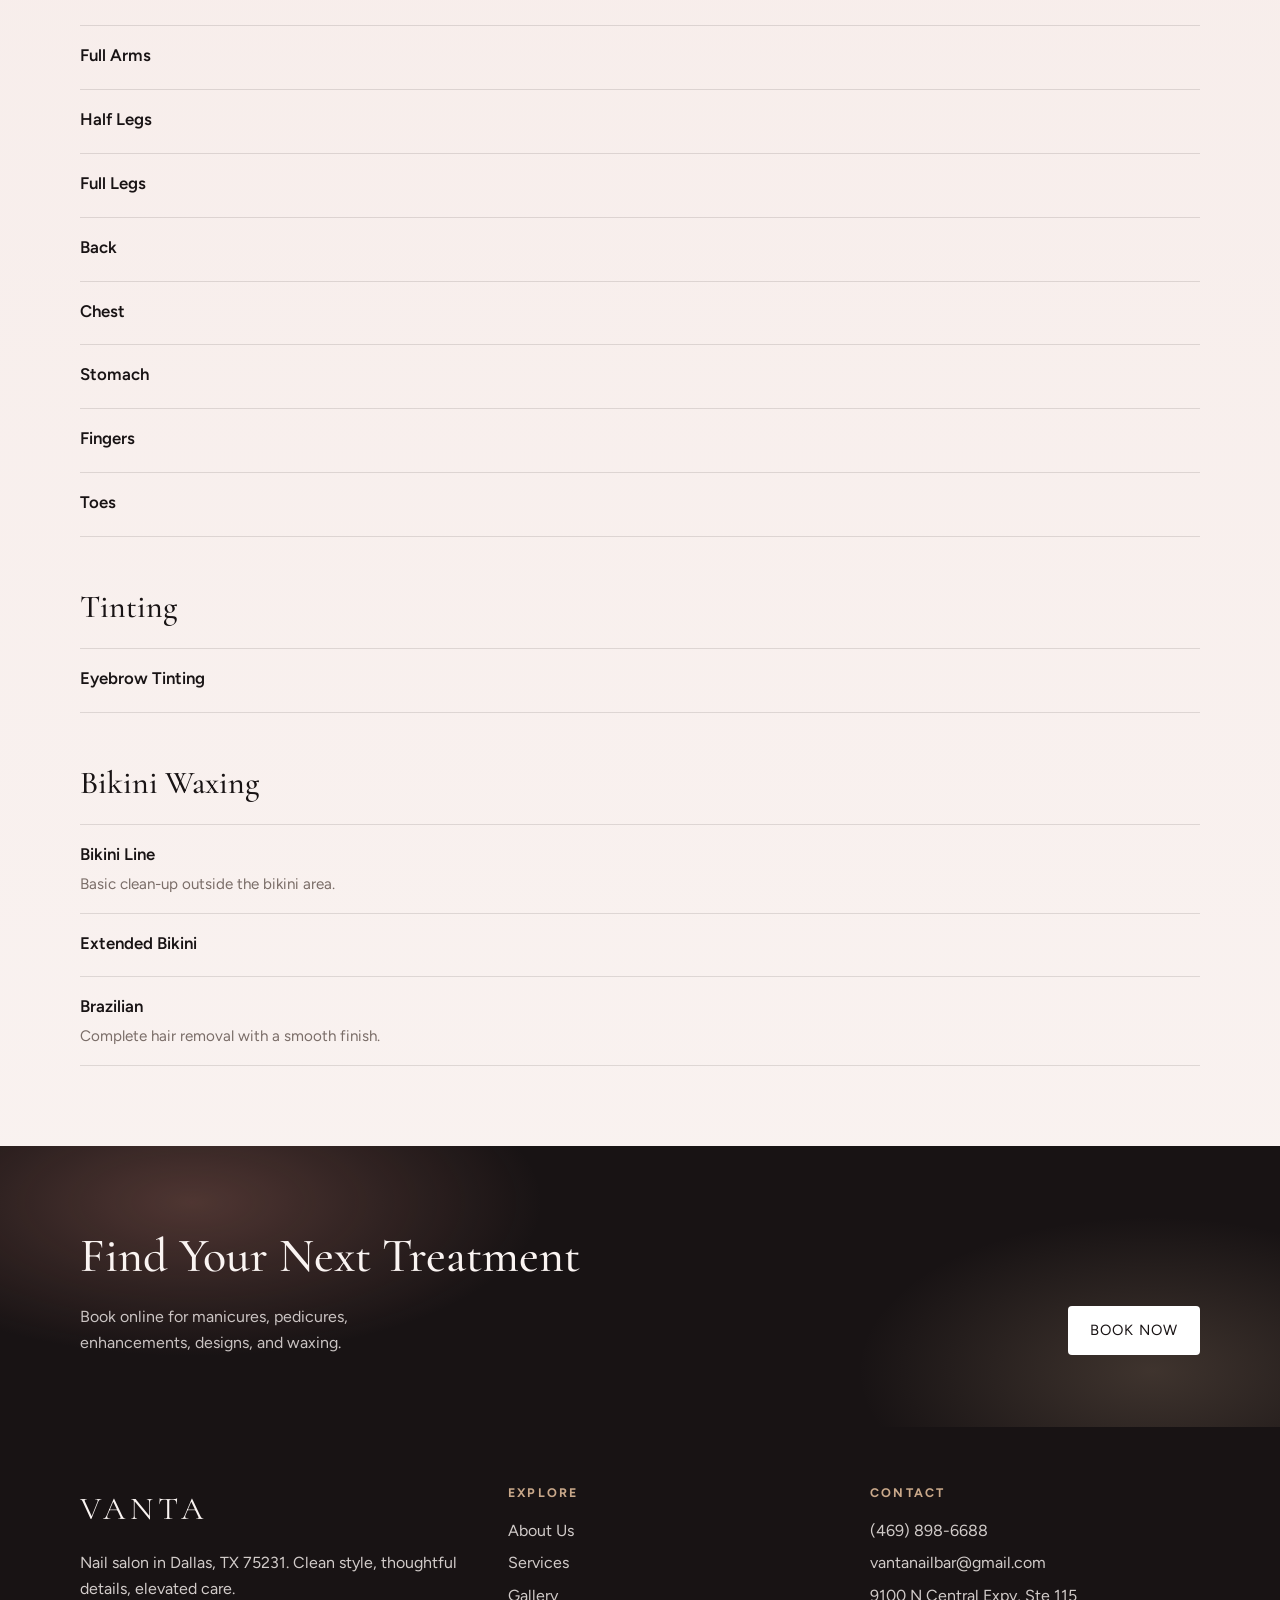
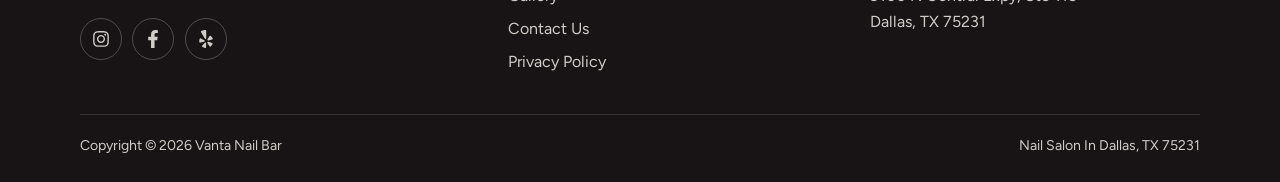
<file: services.html>
<!DOCTYPE html>
<html lang="en">
<head>
  <meta charset="UTF-8" />
  <meta name="viewport" content="width=device-width, initial-scale=1" />
  <title>Services &amp; Menu | Vanta Nail Bar Dallas</title>
  <meta name="description" content="Browse the full Vanta Nail Bar service menu: pedicures, manicures, acrylic, dip, gel systems, designs, soak-offs, polish changes, and waxing in Dallas, TX." />
  <link rel="canonical" href="https://vantanailbar.com/services" />
  <link rel="icon" href="assets/img/cropped-VANTA_NAILBAR_favicon-192x192.png" />
  <link rel="preconnect" href="https://fonts.googleapis.com" />
  <link rel="preconnect" href="https://fonts.gstatic.com" crossorigin />
  <link href="https://fonts.googleapis.com/css2?family=Cormorant+Garamond:ital,wght@0,400;0,500;0,600;1,400&family=Figtree:wght@400;500;600;700&display=swap" rel="stylesheet" />
  <link rel="stylesheet" href="assets/css/styles.css" />
</head>
<body class="has-mobile-book">
  <header class="site-header is-solid">
    <div class="container header-inner">
      <a class="brand" href="index.html" aria-label="Vanta Nail Bar home">
        <img src="assets/img/cropped-VANTA_NAILBAR_favicon-192x192.png" alt="" width="42" height="42" />
        <span class="logo-text">Vanta</span>
      </a>
      <button class="menu-toggle" type="button" aria-label="Open menu" aria-expanded="false">
        <span></span><span></span><span></span>
      </button>
      <nav class="nav" aria-label="Primary">
        <a class="nav-link" href="index.html">Home</a>
        <a class="nav-link" href="about.html">About Us</a>
        <a class="nav-link is-active" href="services.html">Services</a>
        <a class="nav-link" href="gallery.html">Gallery</a>
        <a class="nav-link" href="contact.html">Contact Us</a>
        <a class="btn btn-book" href="https://lk.macmarketing.us/VantaNailBar-Booking" target="_blank" rel="noopener">Book Now</a>
      </nav>
    </div>
  </header>

  <main>
    <section class="page-hero">
      <div class="container">
        <p class="page-kicker">Services</p>
        <h1>The Full Beauty Menu</h1>
        <p>Everyday essentials and signature rituals — manicures, pedicures, enhancements, designs, and waxing.</p>
      </div>
    </section>

    <section class="section">
      <div class="container">
        <div class="menu-block reveal">
          <h3>Pedicures</h3>
          <div class="menu-list">
            <details class="details">
              <summary>Golden Mystique</summary>
              <div class="details-body">A luminous gold-infused treatment to revitalize tired skin, brighten complexion, and promote a radiant glow. Includes detoxifying bath bomb and sea salt soak, cuticle care, callus removal, golden sugar scrub, hydrating golden mask, gold lotion massage, hot stone therapy, collagen foot socks, red-light treatment, shoulder and neck massage, and a therapeutic neck wrap.</div>
            </details>
            <details class="details">
              <summary>Serenity CBD</summary>
              <div class="details-body">An elevated wellness pedicure with CBD-infused salts and oils to reduce inflammation and ease tension. Includes warm steam therapy, Thermal Tension Release neck wrap, sea salt soak, cuticle and callus care, sugar scrub and hydrating mask, paraffin and hot stones, lotion massage, plus neck and shoulder relaxation.</div>
            </details>
            <details class="details">
              <summary>Oriental Herbal</summary>
              <div class="details-body">Lemongrass and ginger salt soak to draw out toxins, raw sugar and essential oil scrub, deep-cleansing clay mask under hot towels, lymphatic drainage massage with ginger-infused oil, and the Thermal Tension Release neck wrap with neck and shoulder massage.</div>
            </details>
            <details class="details">
              <summary>Soft Touch</summary>
              <div class="details-body">Detoxifying milk and honey salt soak, cuticle and callus care, exfoliating scrub, nourishing mask, warm paraffin and hot stones, moisturizing massage, and calming neck and shoulder massage.</div>
            </details>
            <details class="details">
              <summary>Bloom Harmony</summary>
              <div class="details-body">Cuticle care, sea salt soak, callus treatment, sugar exfoliation, hydrating mask, massage, paraffin wax + hot stone therapy.</div>
            </details>
            <details class="details">
              <summary>Lavender Renewal</summary>
              <div class="details-body">Cuticle care, sea salt soak, callus treatment, sugar exfoliation, hydrating mask, massage, and a choice of paraffin wax or hot stone.</div>
            </details>
            <details class="details">
              <summary>The Pure</summary>
              <div class="details-body">Cuticle care, sea salt soak, sugar exfoliation, and hydrating massage.</div>
            </details>
          </div>
        </div>

        <div class="menu-block reveal">
          <h3>Manicures</h3>
          <div class="menu-list">
            <div class="menu-row">
              <div>
                <h4>The Pure</h4>
                <p>A clean, effortless service to keep your nails perfectly groomed and professional.</p>
              </div>
            </div>
            <div class="menu-row">
              <div>
                <h4>Lavender Renewal</h4>
                <p>De-stress with aromatic lavender botanicals and a gentle, hydrating finish.</p>
              </div>
            </div>
            <div class="menu-row">
              <div>
                <h4>Bloom Harmony</h4>
                <p>A soothing blend of organic herbs and warm oils for a peaceful, skin-calming experience.</p>
              </div>
            </div>
            <div class="menu-row">
              <div>
                <h4>Soft Touch</h4>
                <p>Deep conditioning treatment for exceptionally soft, replenished skin and cuticles.</p>
              </div>
            </div>
            <div class="menu-row">
              <div>
                <h4>Oriental Herbal</h4>
                <p>A serene, floral-infused ritual designed to quiet the mind and restore the skin’s natural suppleness.</p>
              </div>
            </div>
            <div class="menu-row">
              <div>
                <h4>Serenity CBD</h4>
                <p>A calming, therapeutic treatment using CBD to soothe muscle tension and deeply relax the hands.</p>
              </div>
            </div>
            <div class="menu-row">
              <div>
                <h4>Golden Mystique</h4>
                <p>A radiant manicure enhanced with a gold-infused treatment to nourish, soften, and leave hands glowing.</p>
              </div>
            </div>
          </div>
        </div>

        <div class="menu-block reveal">
          <h3>Add-Ons</h3>
          <div class="menu-list">
            <div class="menu-row"><div><h4>Gel Polish</h4><p>Long-wear color with a glossy finish.</p></div></div>
            <div class="menu-row"><div><h4>Dazzle Dry Polish</h4><p>Quick-dry polish upgrade for a polished set that sets fast.</p></div></div>
          </div>
        </div>

        <div class="menu-block reveal">
          <h3>Acrylic Systems</h3>
          <div class="menu-list">
            <div class="menu-row"><div><h4>Acrylic Full Set</h4></div></div>
            <div class="menu-row"><div><h4>Acrylic Fill</h4></div></div>
            <div class="menu-row"><div><h4>Acrylic Color Powder Full Set</h4></div></div>
            <div class="menu-row"><div><h4>Color Powder Fill</h4></div></div>
            <div class="menu-row"><div><h4>Solar Pink &amp; White</h4></div></div>
          </div>
        </div>

        <div class="menu-block reveal">
          <h3>Dip Powder</h3>
          <div class="menu-list">
            <div class="menu-row"><div><h4>Dip Powder</h4></div></div>
            <div class="menu-row"><div><h4>Dip French</h4></div></div>
            <div class="menu-row"><div><h4>Dip Color French W/ Cutter</h4></div></div>
            <div class="menu-row"><div><h4>Dip Ombre</h4></div></div>
          </div>
        </div>

        <div class="menu-block reveal">
          <h3>Gel Systems</h3>
          <div class="menu-list">
            <div class="menu-row"><div><h4>Gel Manicure</h4></div></div>
            <div class="menu-row"><div><h4>Gel-X Extensions</h4></div></div>
            <div class="menu-row"><div><h4>Builder Gel</h4></div></div>
            <div class="menu-row"><div><h4>Hard Gel</h4></div></div>
            <div class="menu-row"><div><h4>Poly Gel / Hybrid</h4></div></div>
          </div>
        </div>

        <div class="menu-block reveal">
          <h3>Design Upgrades</h3>
          <div class="menu-list">
            <div class="menu-row"><div><h4>Gel French</h4></div></div>
            <div class="menu-row"><div><h4>Ombré / Chrome / Cat Eye / Marble / Chrome</h4></div></div>
            <div class="menu-row"><div><h4>Custom Design</h4></div></div>
            <div class="menu-row"><div><h4>3+ Colors</h4></div></div>
          </div>
        </div>

        <div class="menu-block reveal">
          <h3>Shape &amp; Length Upgrade</h3>
          <div class="menu-list">
            <div class="menu-row"><div><h4>Shape &amp; Length Upgrade</h4></div></div>
            <div class="menu-row"><div><h4>Nail Extension</h4></div></div>
            <div class="menu-row"><div><h4>Medium Length</h4></div></div>
            <div class="menu-row"><div><h4>Long Length</h4></div></div>
            <div class="menu-row"><div><h4>Extra Long &amp; Up</h4></div></div>
          </div>
        </div>

        <div class="menu-block reveal">
          <h3>Soak-Off Services</h3>
          <div class="menu-list">
            <div class="menu-row"><div><h4>Dip / Gel / Gel-X Soak-Off With Service</h4></div></div>
            <div class="menu-row"><div><h4>Dip / Gel / Gel-X Soak-Off Without Service</h4></div></div>
            <div class="menu-row"><div><h4>Acrylic Powder Soak-Off With Service</h4></div></div>
            <div class="menu-row"><div><h4>Acrylic Powder Soak-Off Without Service</h4></div></div>
          </div>
        </div>

        <div class="menu-block reveal">
          <h3>Additional Services</h3>
          <div class="menu-list">
            <div class="menu-row"><div><h4>Kid Pedi / Mani</h4></div></div>
            <div class="menu-row"><div><h4>Cuticle Trim</h4></div></div>
            <div class="menu-row"><div><h4>Cut Down</h4></div></div>
            <div class="menu-row"><div><h4>Repair</h4></div></div>
            <div class="menu-row"><div><h4>Paraffin</h4></div></div>
            <div class="menu-row"><div><h4>Callus Removal</h4></div></div>
            <div class="menu-row"><div><h4>Collagen Gloves / Socks</h4></div></div>
          </div>
        </div>

        <div class="menu-block reveal">
          <h3>Polish Change</h3>
          <div class="menu-list">
            <div class="menu-row"><div><h4>Regular Polish Change — Hands</h4></div></div>
            <div class="menu-row"><div><h4>Regular Polish Change — Feet</h4></div></div>
            <div class="menu-row"><div><h4>Gel Polish Change — Hands</h4></div></div>
            <div class="menu-row"><div><h4>Gel Polish Change — Feet</h4></div></div>
          </div>
        </div>

        <div class="menu-block reveal">
          <h3>Acrylic Toes</h3>
          <div class="menu-list">
            <div class="menu-row"><div><h4>Acrylic Toes — 2 Big Toes</h4></div></div>
            <div class="menu-row"><div><h4>Acrylic Toes — Full Set Color</h4></div></div>
            <div class="menu-row"><div><h4>Acrylic Toes — Full Set Clear</h4></div></div>
          </div>
        </div>

        <div class="menu-block reveal">
          <h3>Facial Waxing</h3>
          <div class="menu-list">
            <div class="menu-row"><div><h4>Eyebrows</h4></div></div>
            <div class="menu-row"><div><h4>Whole Ears</h4></div></div>
            <div class="menu-row"><div><h4>Nose</h4></div></div>
            <div class="menu-row"><div><h4>Lip</h4></div></div>
            <div class="menu-row"><div><h4>Chin</h4></div></div>
            <div class="menu-row"><div><h4>Sideburns</h4></div></div>
            <div class="menu-row"><div><h4>Full Face</h4><p>Includes brows, lip, chin, and side areas.</p></div></div>
          </div>
        </div>

        <div class="menu-block reveal">
          <h3>Body Waxing</h3>
          <div class="menu-list">
            <div class="menu-row"><div><h4>Underarms</h4></div></div>
            <div class="menu-row"><div><h4>Half Arms</h4></div></div>
            <div class="menu-row"><div><h4>Full Arms</h4></div></div>
            <div class="menu-row"><div><h4>Half Legs</h4></div></div>
            <div class="menu-row"><div><h4>Full Legs</h4></div></div>
            <div class="menu-row"><div><h4>Back</h4></div></div>
            <div class="menu-row"><div><h4>Chest</h4></div></div>
            <div class="menu-row"><div><h4>Stomach</h4></div></div>
            <div class="menu-row"><div><h4>Fingers</h4></div></div>
            <div class="menu-row"><div><h4>Toes</h4></div></div>
          </div>
        </div>

        <div class="menu-block reveal">
          <h3>Tinting</h3>
          <div class="menu-list">
            <div class="menu-row"><div><h4>Eyebrow Tinting</h4></div></div>
          </div>
        </div>

        <div class="menu-block reveal">
          <h3>Bikini Waxing</h3>
          <div class="menu-list">
            <div class="menu-row"><div><h4>Bikini Line</h4><p>Basic clean-up outside the bikini area.</p></div></div>
            <div class="menu-row"><div><h4>Extended Bikini</h4></div></div>
            <div class="menu-row"><div><h4>Brazilian</h4><p>Complete hair removal with a smooth finish.</p></div></div>
          </div>
        </div>
      </div>
    </section>

    <section class="cta-band">
      <div class="container">
        <div>
          <h2>Find Your Next Treatment</h2>
          <p>Book online for manicures, pedicures, enhancements, designs, and waxing.</p>
        </div>
        <a class="btn btn-light" href="https://lk.macmarketing.us/VantaNailBar-Booking" target="_blank" rel="noopener">Book Now</a>
      </div>
    </section>
  </main>

  <footer class="site-footer">
    <div class="container">
      <div class="footer-grid">
        <div>
          <p class="footer-brand">Vanta</p>
          <p>Nail salon in Dallas, TX 75231. Clean style, thoughtful details, elevated care.</p>
          <div class="socials">
            <a href="https://www.instagram.com/vantanailbar" target="_blank" rel="noopener noreferrer" aria-label="Instagram"><svg viewBox="0 0 448 512" aria-hidden="true" focusable="false"><path fill="currentColor" d="M224.1 141c-63.6 0-114.9 51.3-114.9 114.9s51.3 114.9 114.9 114.9S339 319.5 339 255.9 287.7 141 224.1 141zm0 189.6c-41.1 0-74.7-33.5-74.7-74.7s33.5-74.7 74.7-74.7 74.7 33.5 74.7 74.7-33.6 74.7-74.7 74.7zm146.4-194.3c0 14.9-12 26.8-26.8 26.8-14.9 0-26.8-12-26.8-26.8s12-26.8 26.8-26.8 26.8 12 26.8 26.8zm76.1 27.2c-1.7-35.9-9.9-67.7-36.2-93.9-26.2-26.2-58-34.4-93.9-36.2-37-2.1-147.9-2.1-184.9 0-35.8 1.7-67.6 9.9-93.9 36.1s-34.4 58-36.2 93.9c-2.1 37-2.1 147.9 0 184.9 1.7 35.9 9.9 67.7 36.2 93.9s58 34.4 93.9 36.2c37 2.1 147.9 2.1 184.9 0 35.9-1.7 67.7-9.9 93.9-36.2 26.2-26.2 34.4-58 36.2-93.9 2.1-37 2.1-147.8 0-184.8zM398.8 388c-7.8 19.6-22.9 34.7-42.6 42.6-29.5 11.7-99.5 9-132.1 9s-102.7 2.6-132.1-9c-19.6-7.8-34.7-22.9-42.6-42.6-11.7-29.5-9-99.5-9-132.1s-2.6-102.7 9-132.1c7.8-19.6 22.9-34.7 42.6-42.6 29.5-11.7 99.5-9 132.1-9s102.7-2.6 132.1 9c19.6 7.8 34.7 22.9 42.6 42.6 11.7 29.5 9 99.5 9 132.1s2.7 102.7-9 132.1z"/></svg></a>
            <a href="https://www.facebook.com/profile.php?id=61589233480053" target="_blank" rel="noopener noreferrer" aria-label="Facebook"><svg viewBox="0 0 320 512" aria-hidden="true" focusable="false"><path fill="currentColor" d="M279.14 288l14.22-92.66h-88.91v-60.13c0-25.35 12.42-50.06 52.24-50.06h40.42V6.26S260.43 0 225.36 0c-73.22 0-121.08 44.38-121.08 124.72v70.62H22.89V288h81.39v224h100.17V288z"/></svg></a>
            <a href="https://www.yelp.com/biz/vanta-nail-bar-dallas" target="_blank" rel="noopener noreferrer" aria-label="Yelp"><svg viewBox="0 0 384 512" aria-hidden="true" focusable="false"><path fill="currentColor" d="M42.9 240.32l99.62 48.61c19.2 9.4 16.2 37.51-4.5 42.71L30.5 358.45a22.79 22.79 0 0 1-28.21-19.6 197.16 197.16 0 0 1 9-85.32 22.8 22.8 0 0 1 31.61-13.21zm44 239.25a199.45 199.45 0 0 0 79.42 32.11A22.78 22.78 0 0 0 192.94 490l3.9-110.82c.7-21.3-25.5-31.91-39.81-16.1l-74.21 82.4a22.82 22.82 0 0 0 4.09 34.09zm145.34-109.92l58.81 94a22.93 22.93 0 0 0 34 5.5 198.36 198.36 0 0 0 52.71-67.61A23 23 0 0 0 364.17 370l-105.42-34.26c-20.31-6.5-37.81 15.8-26.51 33.91zm148.33-132.23a197.44 197.44 0 0 0-50.41-69.31 22.85 22.85 0 0 0-34 4.4l-62 91.92c-11.9 17.7 4.7 40.61 25.2 34.71L366 268.63a23 23 0 0 0 14.61-31.21zM62.11 30.18a22.86 22.86 0 0 0-9.9 32l104.12 180.44c11.7 20.2 42.61 11.9 42.61-11.4V22.88a22.67 22.67 0 0 0-24.5-22.8 320.37 320.37 0 0 0-112.33 30.1z"/></svg></a>
          </div>
        </div>
        <div>
          <h3>Explore</h3>
          <ul class="footer-links">
            <li><a href="about.html">About Us</a></li>
            <li><a href="services.html">Services</a></li>
            <li><a href="gallery.html">Gallery</a></li>
            <li><a href="contact.html">Contact Us</a></li>
            <li><a href="privacy.html">Privacy Policy</a></li>
          </ul>
        </div>
        <div>
          <h3>Contact</h3>
          <ul class="footer-links">
            <li><a href="tel:+14698986688">(469) 898-6688</a></li>
            <li><a href="mailto:vantanailbar@gmail.com">vantanailbar@gmail.com</a></li>
            <li><a href="https://maps.app.goo.gl/68ca6kn9Uj5E1oPu8" target="_blank" rel="noopener">9100 N Central Expy, Ste 115<br />Dallas, TX 75231</a></li>
          </ul>
        </div>
      </div>
      <div class="footer-bottom">
        <span>Copyright © <span data-year>2026</span> Vanta Nail Bar</span>
        <span>Nail Salon In Dallas, TX 75231</span>
      </div>
    </div>
  </footer>

  <a class="mobile-book btn btn-primary" href="https://lk.macmarketing.us/VantaNailBar-Booking" target="_blank" rel="noopener">Book Now</a>
  <script src="assets/js/main.js"></script>
  <script src="assets/js/chatbot.js"></script>
</body>
</html>
</file>
<file: assets/css/styles.css>
/* Vanta Nail Bar — redesign */
:root {
  --ink: #181314;
  --ink-soft: #2c2426;
  --blush: #f3e4e1;
  --pearl: #faf4f2;
  --mist: #ebe0dc;
  --rose: #b5766a;
  --rose-deep: #8f5348;
  --champagne: #c9a88a;
  --stone: #7a6d68;
  --line: rgba(24, 19, 20, 0.12);
  --white: #ffffff;
  --shadow: 0 24px 60px rgba(24, 19, 20, 0.12);
  --radius: 4px;
  --font-display: "Cormorant Garamond", Georgia, serif;
  --font-body: "Figtree", "Segoe UI", sans-serif;
  --max: 1120px;
  --header-h: 76px;
  --ease: cubic-bezier(0.22, 1, 0.36, 1);
}

*,
*::before,
*::after {
  box-sizing: border-box;
}

html {
  scroll-behavior: smooth;
}

body {
  margin: 0;
  font-family: var(--font-body);
  color: var(--ink);
  background:
    radial-gradient(1200px 600px at 10% -10%, rgba(181, 118, 106, 0.18), transparent 55%),
    radial-gradient(900px 500px at 100% 0%, rgba(201, 168, 138, 0.16), transparent 50%),
    linear-gradient(180deg, var(--pearl) 0%, var(--blush) 45%, var(--pearl) 100%);
  line-height: 1.6;
  min-height: 100vh;
  -webkit-font-smoothing: antialiased;
}


h1, h2, h3, h4,
.details summary {
  text-transform: capitalize;
}

img {
  max-width: 100%;
  display: block;
}

a {
  color: inherit;
  text-decoration: none;
}

button,
input,
textarea,
select {
  font: inherit;
}

.container {
  width: min(100% - 2.5rem, var(--max));
  margin-inline: auto;
}

.sr-only {
  position: absolute;
  width: 1px;
  height: 1px;
  padding: 0;
  margin: -1px;
  overflow: hidden;
  clip: rect(0, 0, 0, 0);
  border: 0;
}

/* Header */
.site-header {
  position: fixed;
  inset: 0 0 auto;
  z-index: 100;
  height: var(--header-h);
  transition: background 0.35s var(--ease), box-shadow 0.35s var(--ease), backdrop-filter 0.35s var(--ease);
}

.site-header.is-scrolled,
.site-header.is-solid {
  /* Opaque background only — avoid backdrop-filter so fixed mobile nav
     is not trapped in the header containing block. */
  background: #faf4f2;
  box-shadow: 0 1px 0 var(--line);
}

.site-header.is-hero:not(.is-scrolled) .logo-text,
.site-header.is-hero:not(.is-scrolled) .nav-link,
.site-header.is-hero:not(.is-scrolled) .menu-toggle {
  color: var(--white);
}

.site-header.is-hero:not(.is-scrolled) .btn-book {
  background: var(--white);
  color: var(--ink);
}

.header-inner {
  height: 100%;
  display: flex;
  align-items: center;
  justify-content: space-between;
  gap: 1rem;
}

.brand {
  display: inline-flex;
  align-items: center;
  gap: 0.7rem;
  z-index: 2;
}

.brand img {
  width: 42px;
  height: 42px;
  object-fit: contain;
}

.logo-text {
  font-family: var(--font-display);
  font-size: 1.55rem;
  letter-spacing: 0.18em;
  text-transform: uppercase;
  font-weight: 500;
  line-height: 1;
}

.nav {
  display: flex;
  align-items: center;
  gap: 1.6rem;
}

.nav-link {
  font-size: 0.92rem;
  letter-spacing: 0.04em;
  position: relative;
  opacity: 0.88;
  transition: opacity 0.2s ease;
}

.nav-link:hover,
.nav-link.is-active {
  opacity: 1;
}

.nav-link::after {
  content: "";
  position: absolute;
  left: 0;
  bottom: -0.35rem;
  width: 100%;
  height: 1px;
  background: currentColor;
  transform: scaleX(0);
  transform-origin: left;
  transition: transform 0.3s var(--ease);
}

.nav-link:hover::after,
.nav-link.is-active::after {
  transform: scaleX(1);
}

.btn {
  display: inline-flex;
  align-items: center;
  justify-content: center;
  gap: 0.5rem;
  min-height: 46px;
  padding: 0.75rem 1.35rem;
  border: 1px solid transparent;
  border-radius: var(--radius);
  font-size: 0.92rem;
  letter-spacing: 0.06em;
  text-transform: uppercase;
  cursor: pointer;
  transition: transform 0.25s var(--ease), background 0.25s ease, color 0.25s ease, border-color 0.25s ease;
}

.btn:hover {
  transform: translateY(-1px);
}

.btn-book,
.btn-primary {
  background: var(--ink);
  color: var(--pearl);
}

.btn-book:hover,
.btn-primary:hover {
  background: var(--ink-soft);
}

.btn-ghost {
  background: transparent;
  border-color: currentColor;
  color: inherit;
}

.btn-light {
  background: var(--white);
  color: var(--ink);
}

.nav-backdrop {
  display: none;
}

.menu-toggle {
  display: none;
  width: 44px;
  height: 44px;
  border: 0;
  background: transparent;
  color: var(--ink);
  cursor: pointer;
  padding: 0;
}

.menu-toggle span {
  display: block;
  width: 22px;
  height: 1.5px;
  margin: 5px auto;
  background: currentColor;
  transition: transform 0.3s var(--ease), opacity 0.2s ease;
}

.menu-toggle[aria-expanded="true"] span:nth-child(1) {
  transform: translateY(6.5px) rotate(45deg);
}

.menu-toggle[aria-expanded="true"] span:nth-child(2) {
  opacity: 0;
}

.menu-toggle[aria-expanded="true"] span:nth-child(3) {
  transform: translateY(-6.5px) rotate(-45deg);
}

/* Hero */
.hero {
  position: relative;
  min-height: 100vh;
  min-height: 100svh;
  display: grid;
  align-items: end;
  color: var(--white);
  overflow: hidden;
}

.hero-media {
  position: absolute;
  inset: 0;
}

.hero-media img {
  width: 100%;
  height: 100%;
  object-fit: cover;
  transform: scale(1.04);
  animation: hero-zoom 18s var(--ease) infinite alternate;
}

.hero-media::after {
  content: "";
  position: absolute;
  inset: 0;
  background:
    linear-gradient(180deg, rgba(24, 19, 20, 0.35) 0%, rgba(24, 19, 20, 0.2) 40%, rgba(24, 19, 20, 0.72) 100%),
    linear-gradient(90deg, rgba(24, 19, 20, 0.45), transparent 55%);
}

.hero-content {
  position: relative;
  z-index: 1;
  padding: calc(var(--header-h) + 4rem) 0 4.5rem;
  max-width: 42rem;
}

.brand-mark {
  font-family: var(--font-display);
  font-size: clamp(3.8rem, 11vw, 7.5rem);
  line-height: 0.9;
  letter-spacing: 0.14em;
  text-transform: uppercase;
  font-weight: 500;
  margin: 0 0 1.1rem;
  opacity: 0;
  animation: rise 1s var(--ease) 0.15s forwards;
}

.hero h1 {
  margin: 0 0 1rem;
  font-family: var(--font-display);
  font-size: clamp(1.8rem, 4vw, 2.75rem);
  font-weight: 500;
  letter-spacing: 0.02em;
  line-height: 1.15;
  max-width: 16ch;
  opacity: 0;
  animation: rise 1s var(--ease) 0.3s forwards;
}

.hero-lead {
  margin: 0 0 1.8rem;
  max-width: 34ch;
  font-size: 1.05rem;
  color: rgba(255, 255, 255, 0.9);
  opacity: 0;
  animation: rise 1s var(--ease) 0.45s forwards;
}

.hero-actions {
  display: flex;
  flex-wrap: wrap;
  gap: 0.8rem;
  opacity: 0;
  animation: rise 1s var(--ease) 0.6s forwards;
}

.hero-status {
  margin-top: 1.5rem;
  display: inline-flex;
  align-items: center;
  gap: 0.55rem;
  font-size: 0.9rem;
  letter-spacing: 0.04em;
  opacity: 0;
  animation: rise 1s var(--ease) 0.75s forwards;
}

.status-dot {
  width: 8px;
  height: 8px;
  border-radius: 50%;
  background: #7dcea0;
  box-shadow: 0 0 0 0 rgba(125, 206, 160, 0.6);
  animation: pulse 2s ease infinite;
}

.status-dot.is-closed {
  background: #e07a7a;
  box-shadow: none;
  animation: none;
}

@keyframes pulse {
  0% { box-shadow: 0 0 0 0 rgba(125, 206, 160, 0.55); }
  70% { box-shadow: 0 0 0 10px rgba(125, 206, 160, 0); }
  100% { box-shadow: 0 0 0 0 rgba(125, 206, 160, 0); }
}

@keyframes rise {
  from { opacity: 0; transform: translateY(22px); }
  to { opacity: 1; transform: translateY(0); }
}

@keyframes hero-zoom {
  from { transform: scale(1.04); }
  to { transform: scale(1.1); }
}

/* Page hero (inner) */
.page-hero {
  padding: calc(var(--header-h) + 4.5rem) 0 3.5rem;
  position: relative;
  overflow: hidden;
}

.page-hero::before {
  content: "";
  position: absolute;
  inset: 0;
  background:
    radial-gradient(700px 280px at 80% 0%, rgba(181, 118, 106, 0.2), transparent 70%),
    linear-gradient(180deg, rgba(255, 255, 255, 0.35), transparent);
  pointer-events: none;
}

.page-hero .container {
  position: relative;
}

.page-kicker {
  margin: 0 0 0.75rem;
  font-size: 0.8rem;
  letter-spacing: 0.22em;
  text-transform: uppercase;
  color: var(--rose-deep);
}

.page-hero h1 {
  margin: 0 0 0.9rem;
  font-family: var(--font-display);
  font-size: clamp(2.6rem, 6vw, 4.4rem);
  font-weight: 500;
  line-height: 1.05;
  letter-spacing: 0.02em;
}

.page-hero p {
  margin: 0;
  max-width: 42ch;
  color: var(--stone);
  font-size: 1.08rem;
}

/* Sections */
.section {
  padding: 5rem 0;
}

.section-alt {
  background: rgba(255, 255, 255, 0.42);
}

.section-head {
  display: grid;
  gap: 0.75rem;
  margin-bottom: 2.4rem;
  max-width: 40rem;
}

.section-head h2 {
  margin: 0;
  font-family: var(--font-display);
  font-size: clamp(2rem, 4vw, 3rem);
  font-weight: 500;
  line-height: 1.1;
}

.section-head p {
  margin: 0;
  color: var(--stone);
}

.kicker {
  margin: 0;
  font-size: 0.78rem;
  letter-spacing: 0.2em;
  text-transform: uppercase;
  color: var(--rose-deep);
}

/* Visit strip */
.visit-grid {
  display: grid;
  grid-template-columns: 1.1fr 0.9fr;
  gap: 1.5rem;
}

.visit-panel {
  padding: 1.8rem 1.6rem;
  background: rgba(255, 255, 255, 0.55);
  border: 1px solid var(--line);
}

.visit-panel h3 {
  margin: 0 0 1rem;
  font-family: var(--font-display);
  font-size: 1.8rem;
  font-weight: 500;
}

.meta-list {
  list-style: none;
  margin: 0;
  padding: 0;
  display: grid;
  gap: 0.85rem;
}

.meta-list li {
  display: grid;
  gap: 0.15rem;
}

.meta-list strong {
  font-size: 0.78rem;
  letter-spacing: 0.14em;
  text-transform: uppercase;
  color: var(--rose-deep);
  font-weight: 600;
}

.meta-list a:hover {
  color: var(--rose-deep);
}

.hours-table {
  display: grid;
  gap: 0.45rem;
  margin: 0;
}

.hours-table div {
  display: flex;
  justify-content: space-between;
  gap: 1rem;
  padding-bottom: 0.45rem;
  border-bottom: 1px solid var(--line);
  font-size: 0.95rem;
}

/* Service preview */
.service-tabs {
  display: flex;
  flex-wrap: wrap;
  gap: 0.5rem;
  margin-bottom: 1.5rem;
}

.tab-btn {
  border: 1px solid var(--line);
  background: transparent;
  color: var(--ink);
  min-height: 40px;
  padding: 0.45rem 1rem;
  border-radius: 999px;
  cursor: pointer;
  letter-spacing: 0.04em;
  transition: background 0.2s ease, color 0.2s ease, border-color 0.2s ease;
}

.tab-btn.is-active,
.tab-btn:hover {
  background: var(--ink);
  border-color: var(--ink);
  color: var(--pearl);
}

.service-grid {
  display: grid;
  grid-template-columns: repeat(2, 1fr);
  gap: 1rem;
}

.service-item {
  padding: 1.35rem 1.25rem 1.25rem;
  border-top: 1px solid var(--line);
  background: transparent;
}

.service-item[hidden] {
  display: none !important;
}

.service-item h3 {
  margin: 0 0 0.45rem;
  font-family: var(--font-display);
  font-size: 1.55rem;
  font-weight: 500;
}

.service-item p {
  margin: 0;
  color: var(--stone);
  font-size: 0.98rem;
}

.service-tag {
  display: inline-block;
  margin-bottom: 0.55rem;
  font-size: 0.72rem;
  letter-spacing: 0.16em;
  text-transform: uppercase;
  color: var(--rose-deep);
}

.menu-block + .menu-block {
  margin-top: 2.75rem;
}

.menu-block h3 {
  margin: 0 0 1rem;
  font-family: var(--font-display);
  font-size: 2rem;
  font-weight: 500;
}

.menu-list {
  display: grid;
  gap: 0;
  border-top: 1px solid var(--line);
}

.menu-row {
  display: grid;
  grid-template-columns: 1fr auto;
  gap: 1rem;
  padding: 1rem 0;
  border-bottom: 1px solid var(--line);
  align-items: start;
}

.menu-row h4 {
  margin: 0 0 0.25rem;
  font-size: 1.05rem;
  font-weight: 600;
}

.menu-row p {
  margin: 0;
  color: var(--stone);
  font-size: 0.95rem;
}

.menu-cat {
  margin: 0;
  font-size: 0.72rem;
  letter-spacing: 0.14em;
  text-transform: uppercase;
  color: var(--rose-deep);
}

.details {
  border-bottom: 1px solid var(--line);
}

.details summary {
  list-style: none;
  cursor: pointer;
  display: flex;
  justify-content: space-between;
  gap: 1rem;
  padding: 1.1rem 0;
  font-weight: 600;
}

.details summary::-webkit-details-marker {
  display: none;
}

.details summary::after {
  content: "+";
  font-weight: 400;
  font-size: 1.25rem;
  line-height: 1;
  color: var(--rose-deep);
}

.details[open] summary::after {
  content: "–";
}

.details-body {
  padding: 0 0 1.1rem;
  color: var(--stone);
}

/* Experience */
.split {
  display: grid;
  grid-template-columns: 1.05fr 0.95fr;
  gap: 2.5rem;
  align-items: center;
}

.split-media {
  position: relative;
  min-height: 420px;
  overflow: hidden;
}

.split-media img {
  width: 100%;
  height: 100%;
  object-fit: cover;
  min-height: 420px;
}

.split-copy h2 {
  margin: 0 0 1rem;
  font-family: var(--font-display);
  font-size: clamp(2rem, 4vw, 3rem);
  font-weight: 500;
  line-height: 1.1;
}

.split-copy p {
  margin: 0 0 1rem;
  color: var(--stone);
}

.feature-list {
  list-style: none;
  margin: 1.5rem 0 0;
  padding: 0;
  display: grid;
  gap: 0.9rem;
}

.feature-list li {
  display: grid;
  grid-template-columns: 18px 1fr;
  gap: 0.75rem;
  align-items: start;
}

.feature-list li::before {
  content: "";
  width: 8px;
  height: 8px;
  margin-top: 0.45rem;
  border-radius: 50%;
  background: var(--rose);
}

.feature-list strong {
  display: block;
  margin-bottom: 0.15rem;
}

.feature-list span {
  color: var(--stone);
  font-size: 0.95rem;
}

/* Gallery */
.gallery-grid {
  display: grid;
  grid-template-columns: repeat(4, 1fr);
  gap: 0.65rem;
}

.gallery-item {
  position: relative;
  overflow: hidden;
  aspect-ratio: 1;
  cursor: zoom-in;
  border: 0;
  padding: 0;
  background: var(--mist);
}

.gallery-item img {
  width: 100%;
  height: 100%;
  object-fit: cover;
  transition: transform 0.7s var(--ease);
}

.gallery-item:hover img {
  transform: scale(1.06);
}

.gallery-item:nth-child(3),
.gallery-item:nth-child(8) {
  grid-row: span 2;
  aspect-ratio: auto;
  min-height: 100%;
}

.lightbox {
  position: fixed;
  inset: 0;
  z-index: 200;
  background: rgba(24, 19, 20, 0.92);
  display: grid;
  place-items: center;
  padding: 1.5rem;
  opacity: 0;
  visibility: hidden;
  transition: opacity 0.25s ease, visibility 0.25s ease;
}

.lightbox.is-open {
  opacity: 1;
  visibility: visible;
}

.lightbox img {
  max-width: min(92vw, 980px);
  max-height: 82vh;
  object-fit: contain;
}

.lightbox-close,
.lightbox-nav {
  position: absolute;
  border: 0;
  background: rgba(255, 255, 255, 0.1);
  color: white;
  width: 44px;
  height: 44px;
  border-radius: 50%;
  cursor: pointer;
}

.lightbox-close {
  top: 1.2rem;
  right: 1.2rem;
}

.lightbox-nav.prev { left: 1rem; }
.lightbox-nav.next { right: 1rem; }

/* CTA band */
.cta-band {
  position: relative;
  overflow: hidden;
  color: var(--pearl);
  background: var(--ink);
  padding: 4.5rem 0;
}

.cta-band::before {
  content: "";
  position: absolute;
  inset: 0;
  background:
    radial-gradient(500px 220px at 15% 20%, rgba(181, 118, 106, 0.35), transparent 70%),
    radial-gradient(420px 220px at 90% 80%, rgba(201, 168, 138, 0.22), transparent 70%);
}

.cta-band .container {
  position: relative;
  display: flex;
  flex-wrap: wrap;
  justify-content: space-between;
  gap: 1.5rem;
  align-items: end;
}

.cta-band h2 {
  margin: 0 0 0.6rem;
  font-family: var(--font-display);
  font-size: clamp(2rem, 4vw, 3rem);
  font-weight: 500;
}

.cta-band p {
  margin: 0;
  max-width: 36ch;
  color: rgba(250, 244, 242, 0.78);
}

/* Contact */
.contact-layout {
  display: grid;
  grid-template-columns: 0.9fr 1.1fr;
  gap: 2rem;
}

.contact-form {
  display: grid;
  gap: 0.9rem;
  padding: 1.5rem;
  background: rgba(255, 255, 255, 0.6);
  border: 1px solid var(--line);
}

.form-row {
  display: grid;
  gap: 0.35rem;
}

.form-row label {
  font-size: 0.8rem;
  letter-spacing: 0.08em;
  text-transform: uppercase;
  color: var(--stone);
}

.form-row input,
.form-row select,
.form-row textarea {
  width: 100%;
  border: 1px solid var(--line);
  background: var(--white);
  color: var(--ink);
  padding: 0.8rem 0.9rem;
  border-radius: var(--radius);
}

.form-row textarea {
  min-height: 140px;
  resize: vertical;
}

.form-check {
  display: grid;
  grid-template-columns: 18px 1fr;
  gap: 0.65rem;
  align-items: start;
  font-size: 0.88rem;
  color: var(--stone);
}

.map-embed {
  border: 1px solid var(--line);
  min-height: 320px;
  background: var(--mist);
}

.map-embed iframe {
  width: 100%;
  height: 100%;
  min-height: 320px;
  border: 0;
}

.form-note {
  margin: 0;
  font-size: 0.9rem;
  color: var(--stone);
}

.form-note.is-success {
  color: #2f6b4f;
}

/* FAQ */
.faq-list {
  display: grid;
  gap: 0;
  border-top: 1px solid var(--line);
}

/* Footer */
.site-footer {
  padding: 3.5rem 0 1.5rem;
  background: var(--ink);
  color: rgba(250, 244, 242, 0.82);
}

.footer-grid {
  display: grid;
  grid-template-columns: 1.2fr 1fr 1fr;
  gap: 2rem;
  margin-bottom: 2.5rem;
}

.footer-brand {
  font-family: var(--font-display);
  font-size: 2rem;
  letter-spacing: 0.16em;
  text-transform: uppercase;
  color: var(--pearl);
  margin: 0 0 0.75rem;
}

.site-footer h3 {
  margin: 0 0 0.9rem;
  font-size: 0.78rem;
  letter-spacing: 0.18em;
  text-transform: uppercase;
  color: var(--champagne);
}

.footer-links {
  list-style: none;
  margin: 0;
  padding: 0;
  display: grid;
  gap: 0.45rem;
}

.footer-links a:hover {
  color: var(--pearl);
}

.socials {
  display: flex;
  gap: 0.65rem;
  margin-top: 1rem;
}

.socials a {
  width: 42px;
  height: 42px;
  border: 1px solid rgba(250, 244, 242, 0.25);
  display: grid;
  place-items: center;
  border-radius: 50%;
  transition: background 0.2s ease, border-color 0.2s ease, color 0.2s ease;
  color: inherit;
}

.socials a svg {
  width: 18px;
  height: 18px;
  display: block;
}

.socials a:hover {
  background: rgba(250, 244, 242, 0.1);
  border-color: rgba(250, 244, 242, 0.5);
  color: var(--pearl);
}

.socials-ink a {
  border-color: var(--line);
  color: var(--ink);
}

.socials-ink a:hover {
  background: rgba(24, 19, 20, 0.05);
  border-color: var(--ink);
  color: var(--ink);
}

.cta-band .btn-ghost {
  border-color: rgba(250, 244, 242, 0.55);
  color: var(--pearl);
}

.footer-bottom {
  display: flex;
  flex-wrap: wrap;
  justify-content: space-between;
  gap: 0.75rem;
  padding-top: 1.25rem;
  border-top: 1px solid rgba(250, 244, 242, 0.12);
  font-size: 0.88rem;
}

/* Mobile book bar */
.mobile-book {
  display: none;
  position: fixed;
  left: 1rem;
  right: 1rem;
  bottom: 1rem;
  z-index: 90;
  justify-content: center;
  box-shadow: var(--shadow);
}

/* Reveal */
.reveal {
  opacity: 0;
  transform: translateY(28px);
  transition: opacity 0.8s var(--ease), transform 0.8s var(--ease);
}

.reveal.is-in {
  opacity: 1;
  transform: translateY(0);
}

/* Utilities */
.mt-1 { margin-top: 1rem; }
.mt-2 { margin-top: 1.5rem; }
.text-center { text-align: center; }

@media (max-width: 960px) {
  .visit-grid,
  .split,
  .contact-layout,
  .footer-grid {
    grid-template-columns: 1fr;
  }

  .gallery-grid {
    grid-template-columns: repeat(2, 1fr);
  }

  .gallery-item:nth-child(3),
  .gallery-item:nth-child(8) {
    grid-row: auto;
    aspect-ratio: 1;
  }

  .service-grid {
    grid-template-columns: 1fr;
  }
}

@media (max-width: 820px) {
  .menu-toggle {
    display: inline-block;
    z-index: 120;
  }

  .nav-backdrop {
    display: block;
    position: fixed;
    inset: 0;
    z-index: 110;
    background: rgba(24, 19, 20, 0.45);
    opacity: 0;
    visibility: hidden;
    transition: opacity 0.3s ease, visibility 0.3s ease;
  }

  .nav-backdrop.is-open {
    opacity: 1;
    visibility: visible;
  }

  .nav {
    position: fixed !important;
    top: 0 !important;
    right: 0 !important;
    bottom: 0 !important;
    left: auto !important;
    width: min(88vw, 360px);
    height: 100vh !important;
    height: 100dvh !important;
    max-height: none;
    margin: 0;
    background-color: #faf4f2 !important;
    background-image: none !important;
    opacity: 1 !important;
    color: var(--ink);
    flex-direction: column;
    align-items: flex-start;
    padding: calc(var(--header-h) + 1.5rem) 1.5rem 2rem;
    gap: 1.1rem;
    transform: translateX(105%);
    transition: transform 0.35s var(--ease);
    box-shadow: -16px 0 40px rgba(24, 19, 20, 0.18);
    z-index: 130;
    overflow-y: auto;
    -webkit-backface-visibility: hidden;
    backface-visibility: hidden;
  }

  .nav.is-open {
    transform: translateX(0);
  }

  .site-header.is-hero:not(.is-scrolled) .nav-link,
  .nav .nav-link {
    color: var(--ink);
  }

  .nav .btn-book {
    width: 100%;
    margin-top: 0.5rem;
    background: var(--ink);
    color: var(--pearl);
  }

  .mobile-book {
    display: flex;
  }

  .mobile-book .btn {
    width: 100%;
  }

  body.has-mobile-book {
    padding-bottom: 5.5rem;
  }

  body.nav-open {
    overflow: hidden;
  }

  .header-inner .btn-book {
    display: none;
  }
}

@media (max-width: 560px) {
  .container {
    width: min(100% - 1.5rem, var(--max));
  }

  .hero-content {
    padding-bottom: 3.5rem;
  }

  .section {
    padding: 3.5rem 0;
  }

  .menu-row {
    grid-template-columns: 1fr;
  }
}

/* Chatbot */
.vanta-chat {
  position: fixed;
  right: 1.1rem;
  bottom: 1.1rem;
  z-index: 140;
  font-family: var(--font-body);
}

.vanta-chat-toggle {
  display: inline-flex;
  align-items: center;
  gap: 0.45rem;
  min-height: 48px;
  padding: 0.7rem 1rem;
  border: 0;
  border-radius: 999px;
  background: var(--ink);
  color: var(--pearl);
  cursor: pointer;
  box-shadow: var(--shadow);
  letter-spacing: 0.04em;
}

.vanta-chat-toggle-icon {
  font-size: 1.05rem;
  line-height: 1;
}

.vanta-chat-panel {
  position: absolute;
  right: 0;
  bottom: calc(100% + 0.75rem);
  width: min(92vw, 380px);
  height: min(72vh, 560px);
  display: flex;
  flex-direction: column;
  background: #faf4f2;
  color: var(--ink);
  border: 1px solid var(--line);
  box-shadow: var(--shadow);
  overflow: hidden;
}

.vanta-chat-panel[hidden] {
  display: none !important;
}

.vanta-chat-header {
  display: flex;
  justify-content: space-between;
  gap: 1rem;
  align-items: start;
  padding: 1rem 1rem 0.85rem;
  background: var(--ink);
  color: var(--pearl);
}

.vanta-chat-kicker {
  margin: 0 0 0.2rem;
  font-size: 0.72rem;
  letter-spacing: 0.16em;
  text-transform: uppercase;
  color: var(--champagne);
}

.vanta-chat-header h2 {
  margin: 0;
  font-family: var(--font-display);
  font-size: 1.45rem;
  font-weight: 500;
  letter-spacing: 0.02em;
  text-transform: capitalize;
}

.vanta-chat-close {
  border: 0;
  background: transparent;
  color: var(--pearl);
  font-size: 1rem;
  cursor: pointer;
  line-height: 1;
  padding: 0.2rem;
}

.vanta-chat-messages {
  flex: 1;
  overflow-y: auto;
  padding: 1rem;
  display: grid;
  gap: 0.7rem;
  align-content: start;
  background:
    radial-gradient(420px 180px at 100% 0%, rgba(181, 118, 106, 0.12), transparent 70%),
    #faf4f2;
}

.vanta-chat-msg {
  max-width: 92%;
  padding: 0.75rem 0.85rem;
  border-radius: 12px;
  font-size: 0.94rem;
  line-height: 1.45;
  white-space: normal;
}

.vanta-chat-msg a {
  color: var(--rose-deep);
  text-decoration: underline;
}

.vanta-chat-msg.bot {
  justify-self: start;
  background: rgba(255, 255, 255, 0.92);
  border: 1px solid var(--line);
}

.vanta-chat-msg.user {
  justify-self: end;
  background: var(--ink);
  color: var(--pearl);
}

.vanta-chat-msg.is-thinking {
  color: var(--stone);
  font-style: italic;
}

.vanta-chat-suggestions {
  display: flex;
  flex-wrap: wrap;
  gap: 0.4rem;
  padding: 0 0.85rem 0.65rem;
}

.vanta-chat-suggestions button {
  border: 1px solid var(--line);
  background: #fff;
  color: var(--ink);
  border-radius: 999px;
  min-height: 32px;
  padding: 0.25rem 0.7rem;
  font-size: 0.8rem;
  cursor: pointer;
}

.vanta-chat-suggestions button:hover {
  border-color: var(--ink);
}

.vanta-chat-form {
  display: grid;
  grid-template-columns: 1fr auto;
  gap: 0.45rem;
  padding: 0.75rem;
  border-top: 1px solid var(--line);
  background: rgba(255, 255, 255, 0.8);
}

.vanta-chat-form input {
  border: 1px solid var(--line);
  border-radius: var(--radius);
  padding: 0.7rem 0.8rem;
  background: #fff;
  color: var(--ink);
}

.vanta-chat-send {
  border: 0;
  background: var(--ink);
  color: var(--pearl);
  border-radius: var(--radius);
  padding: 0 0.95rem;
  cursor: pointer;
  letter-spacing: 0.04em;
}

@media (max-width: 820px) {
  .vanta-chat {
    right: 1rem;
    bottom: 5.4rem;
  }
}
</file>
